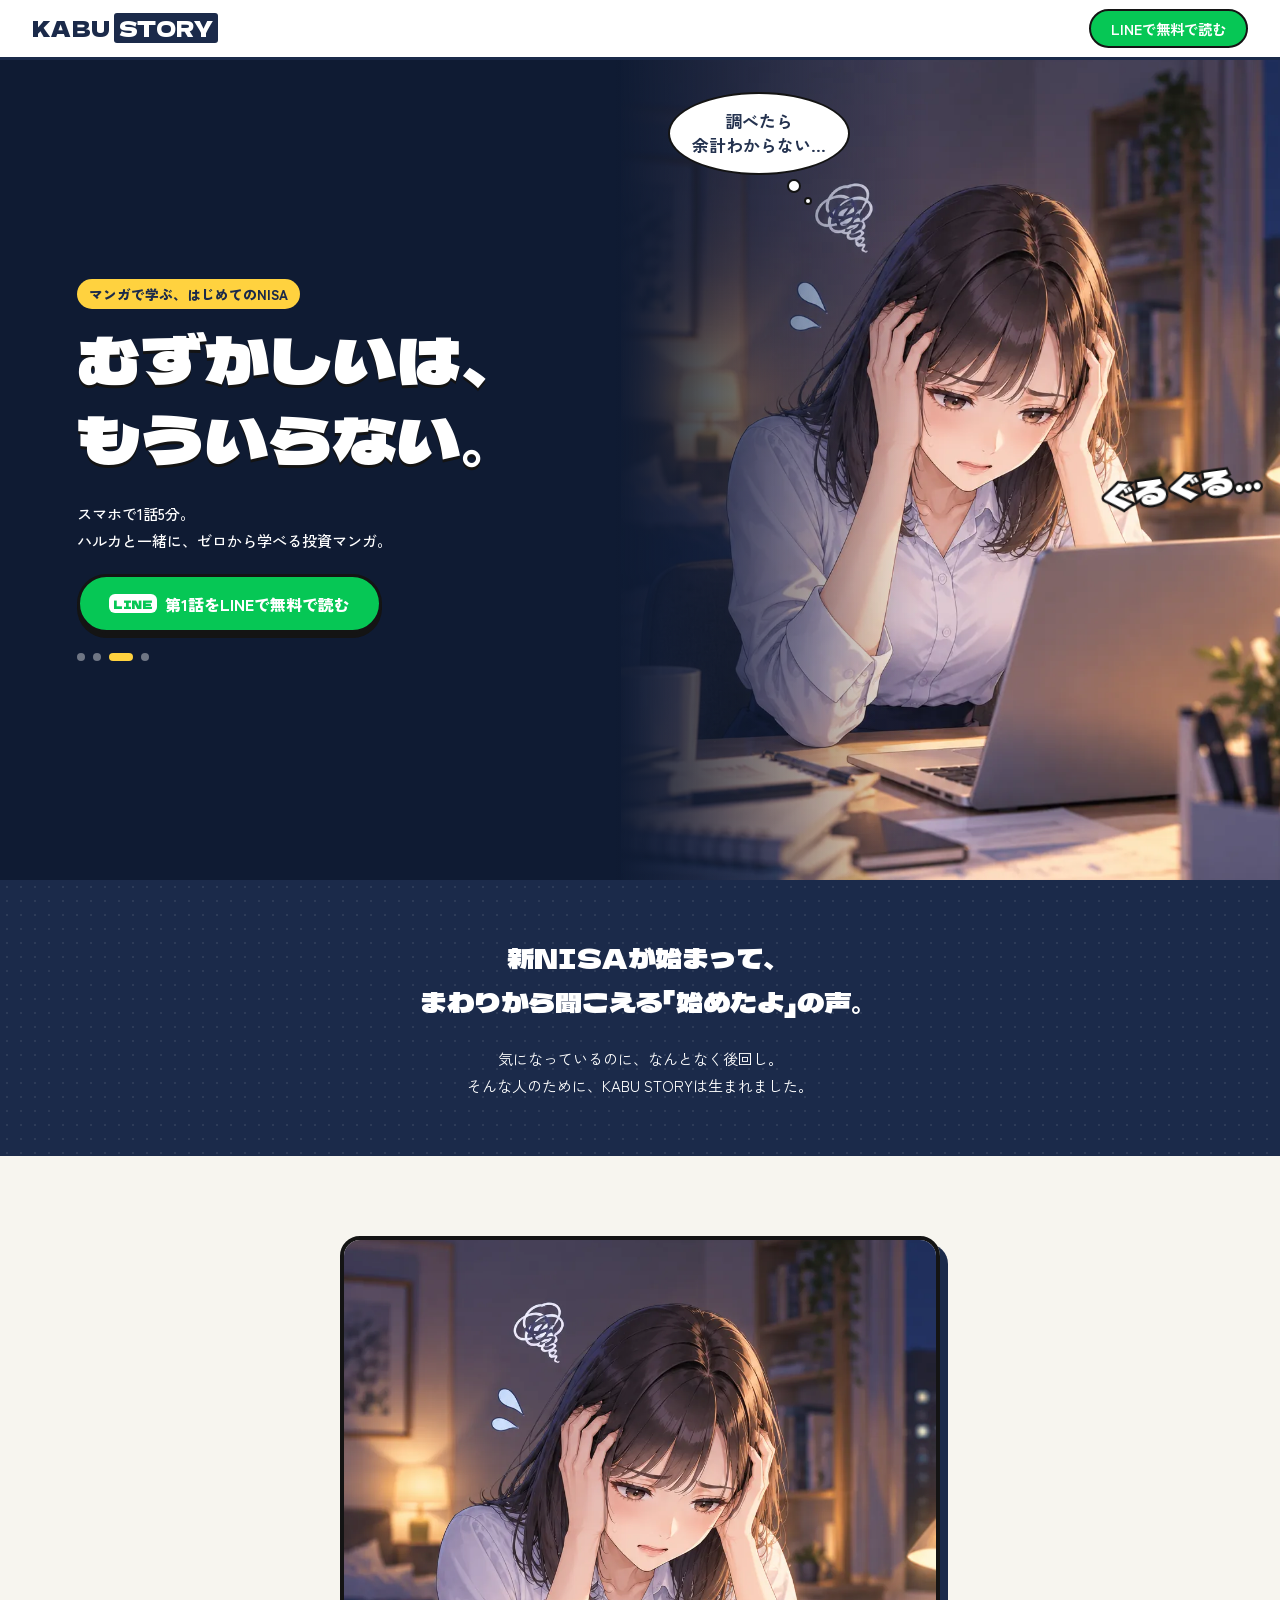
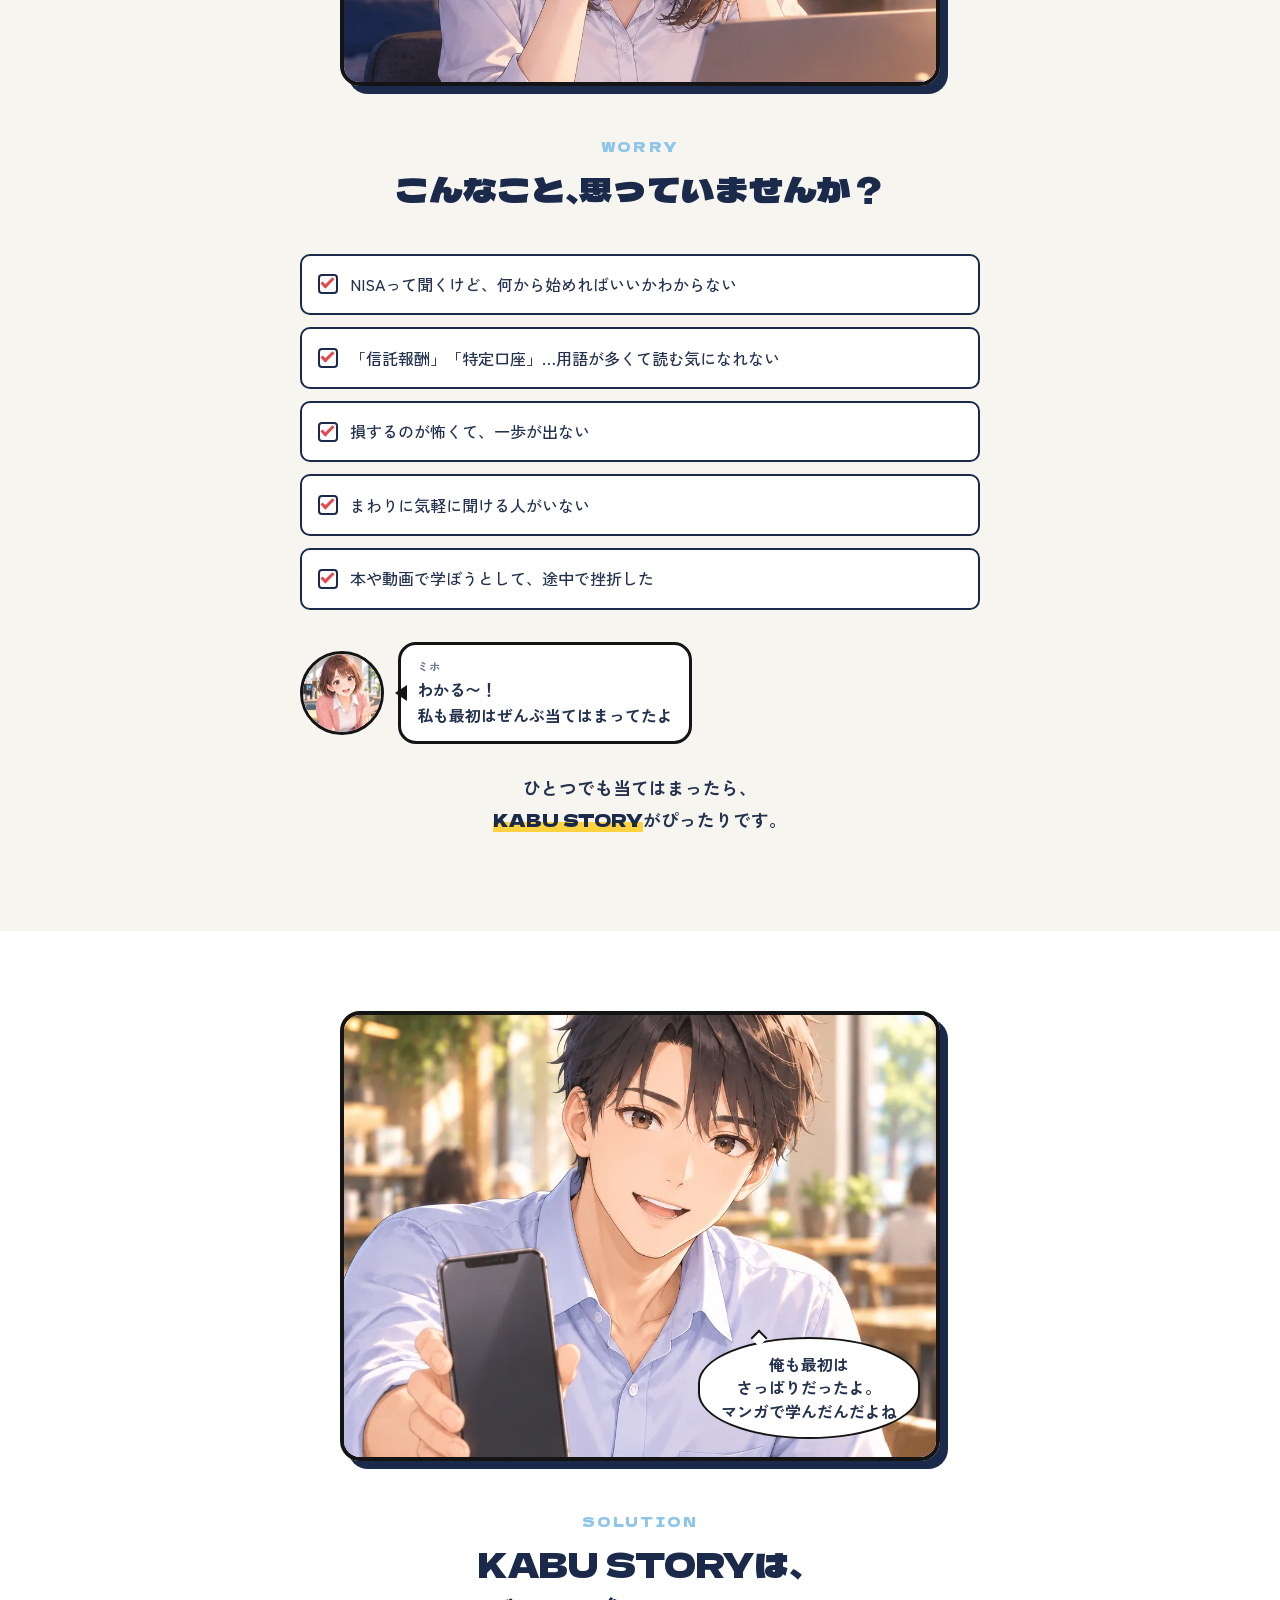
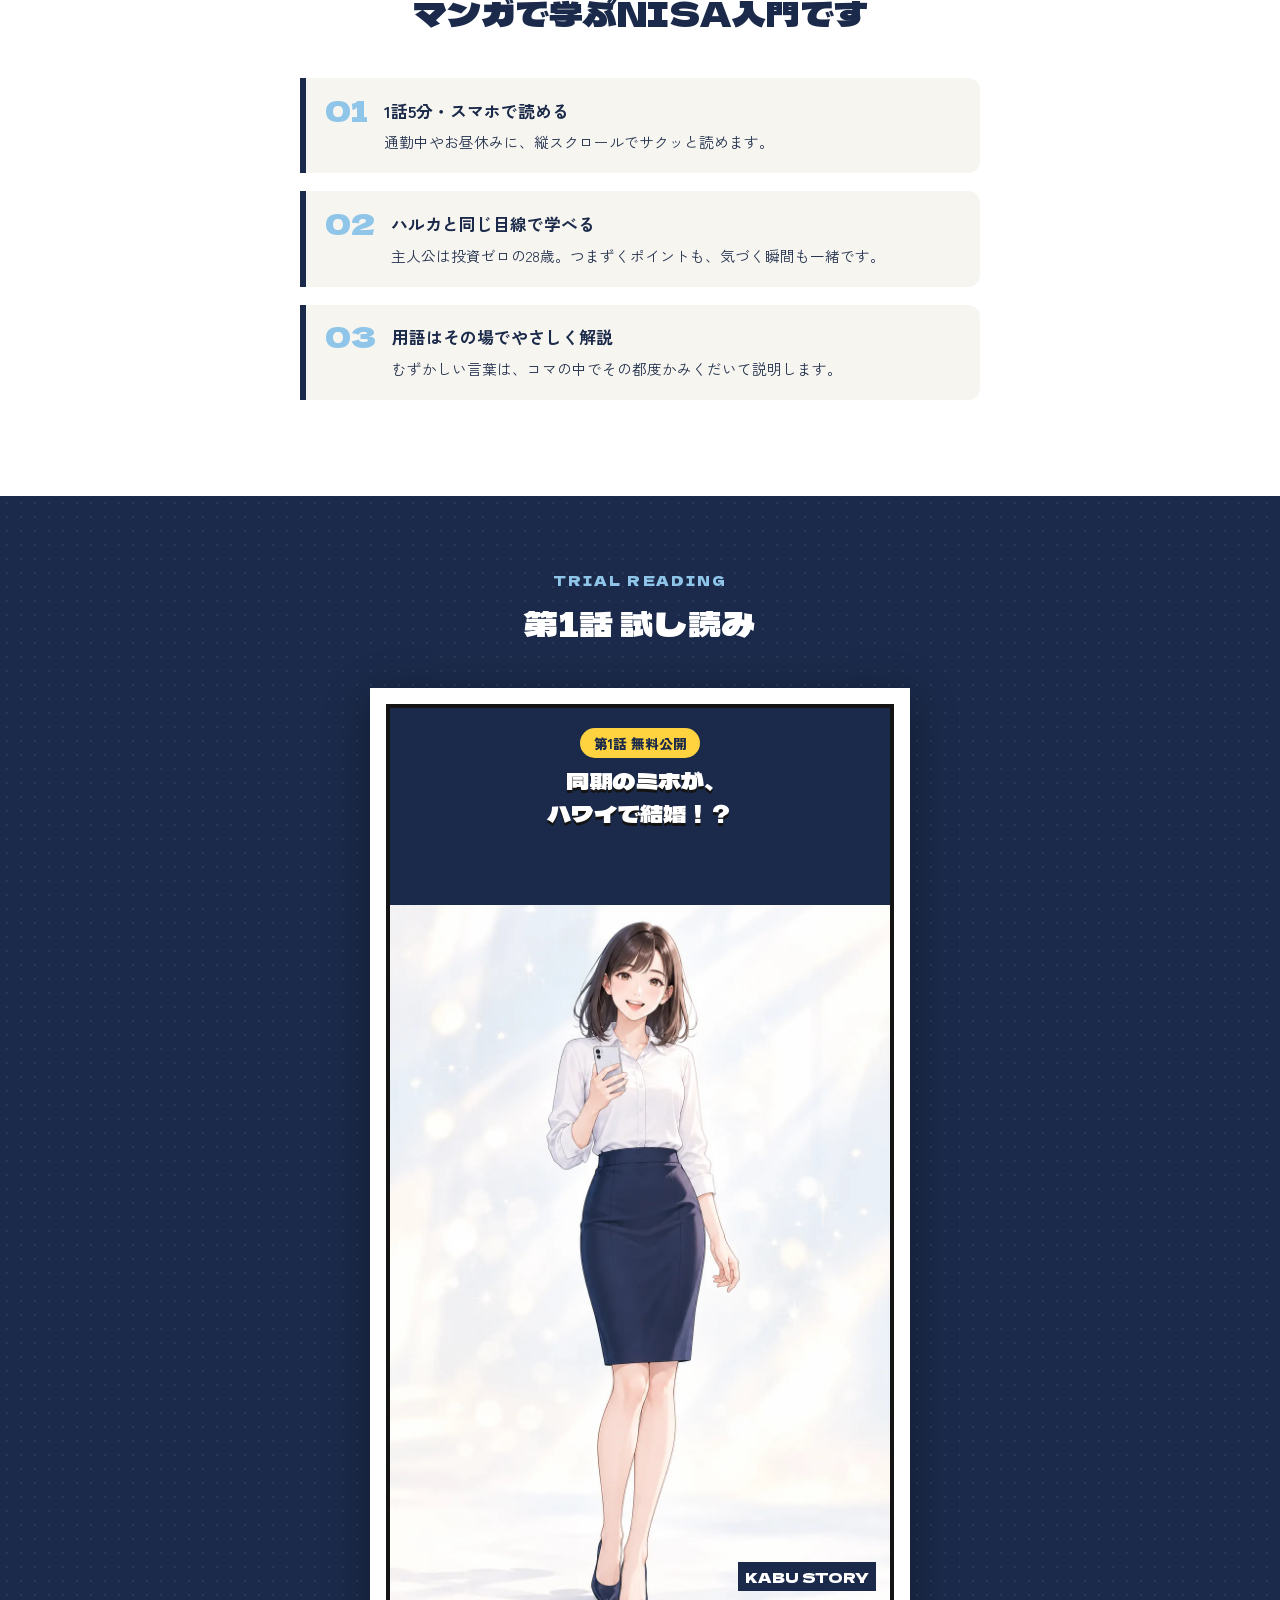
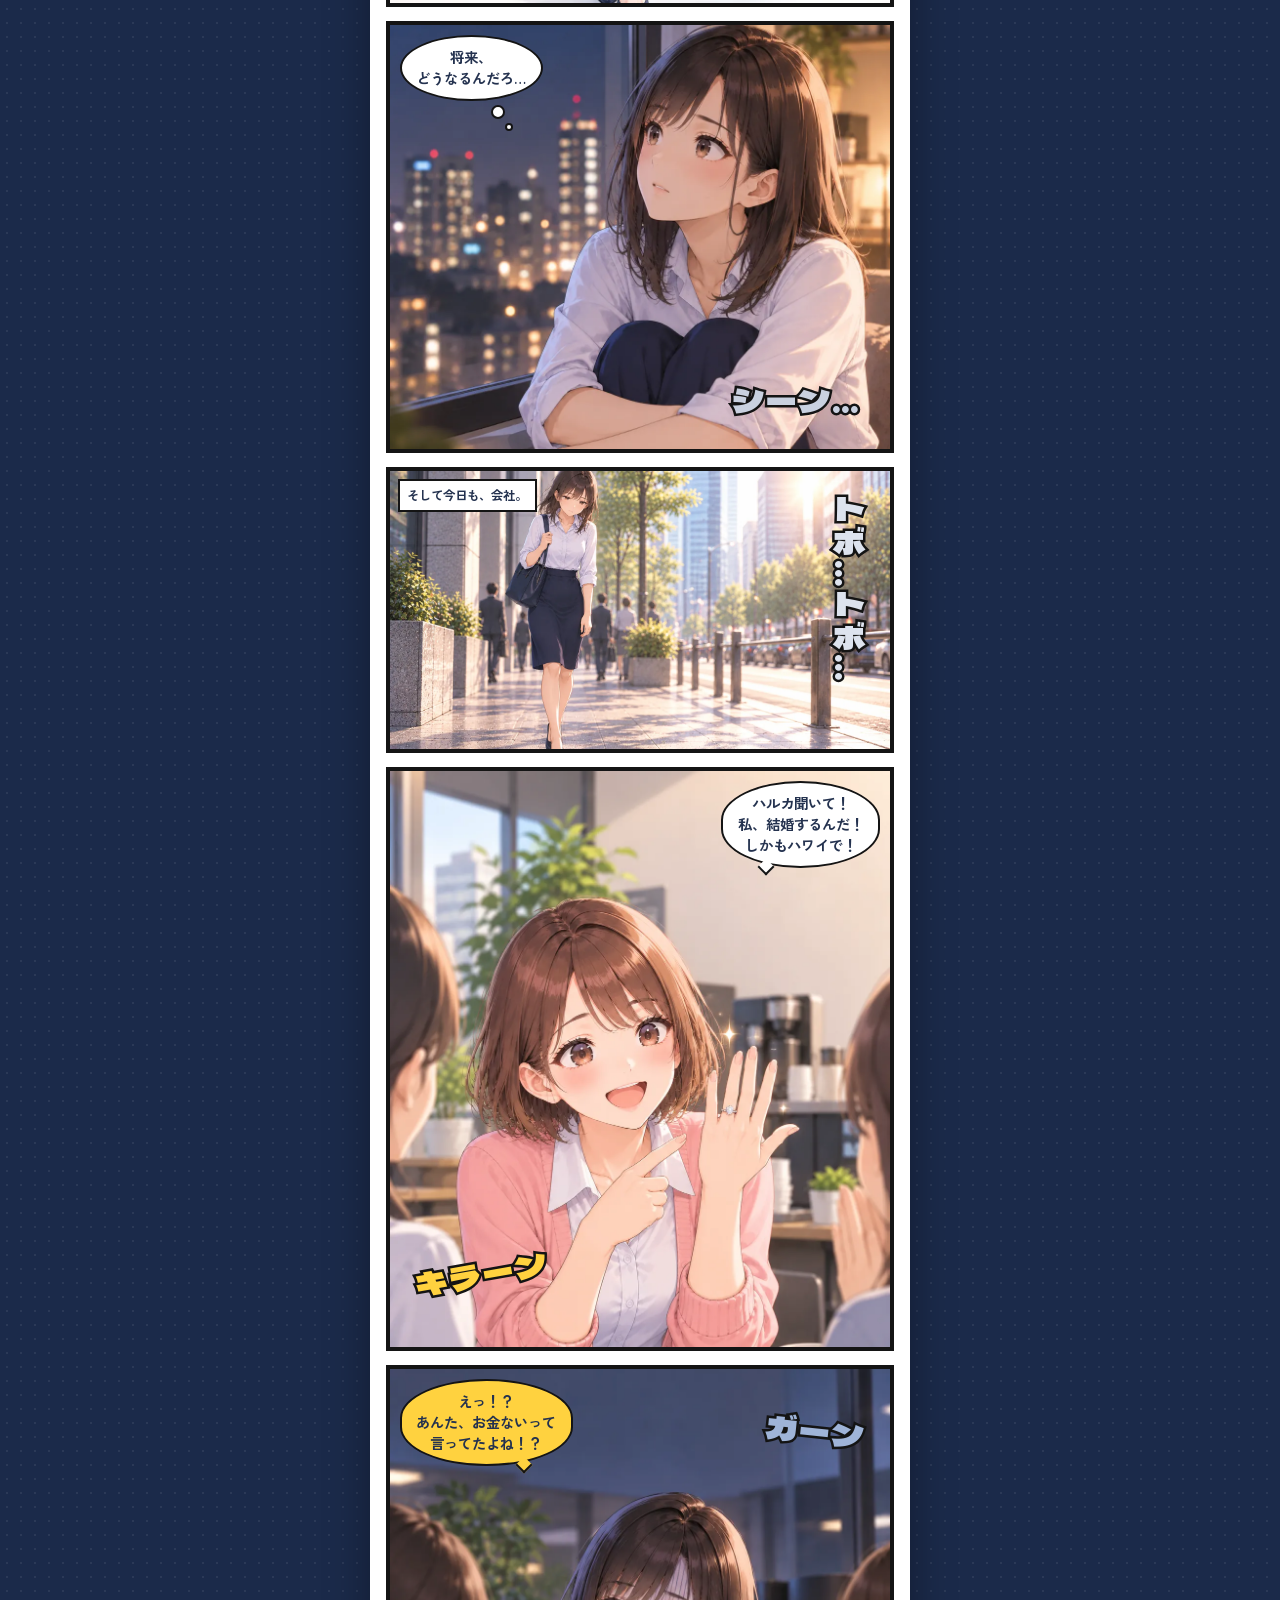
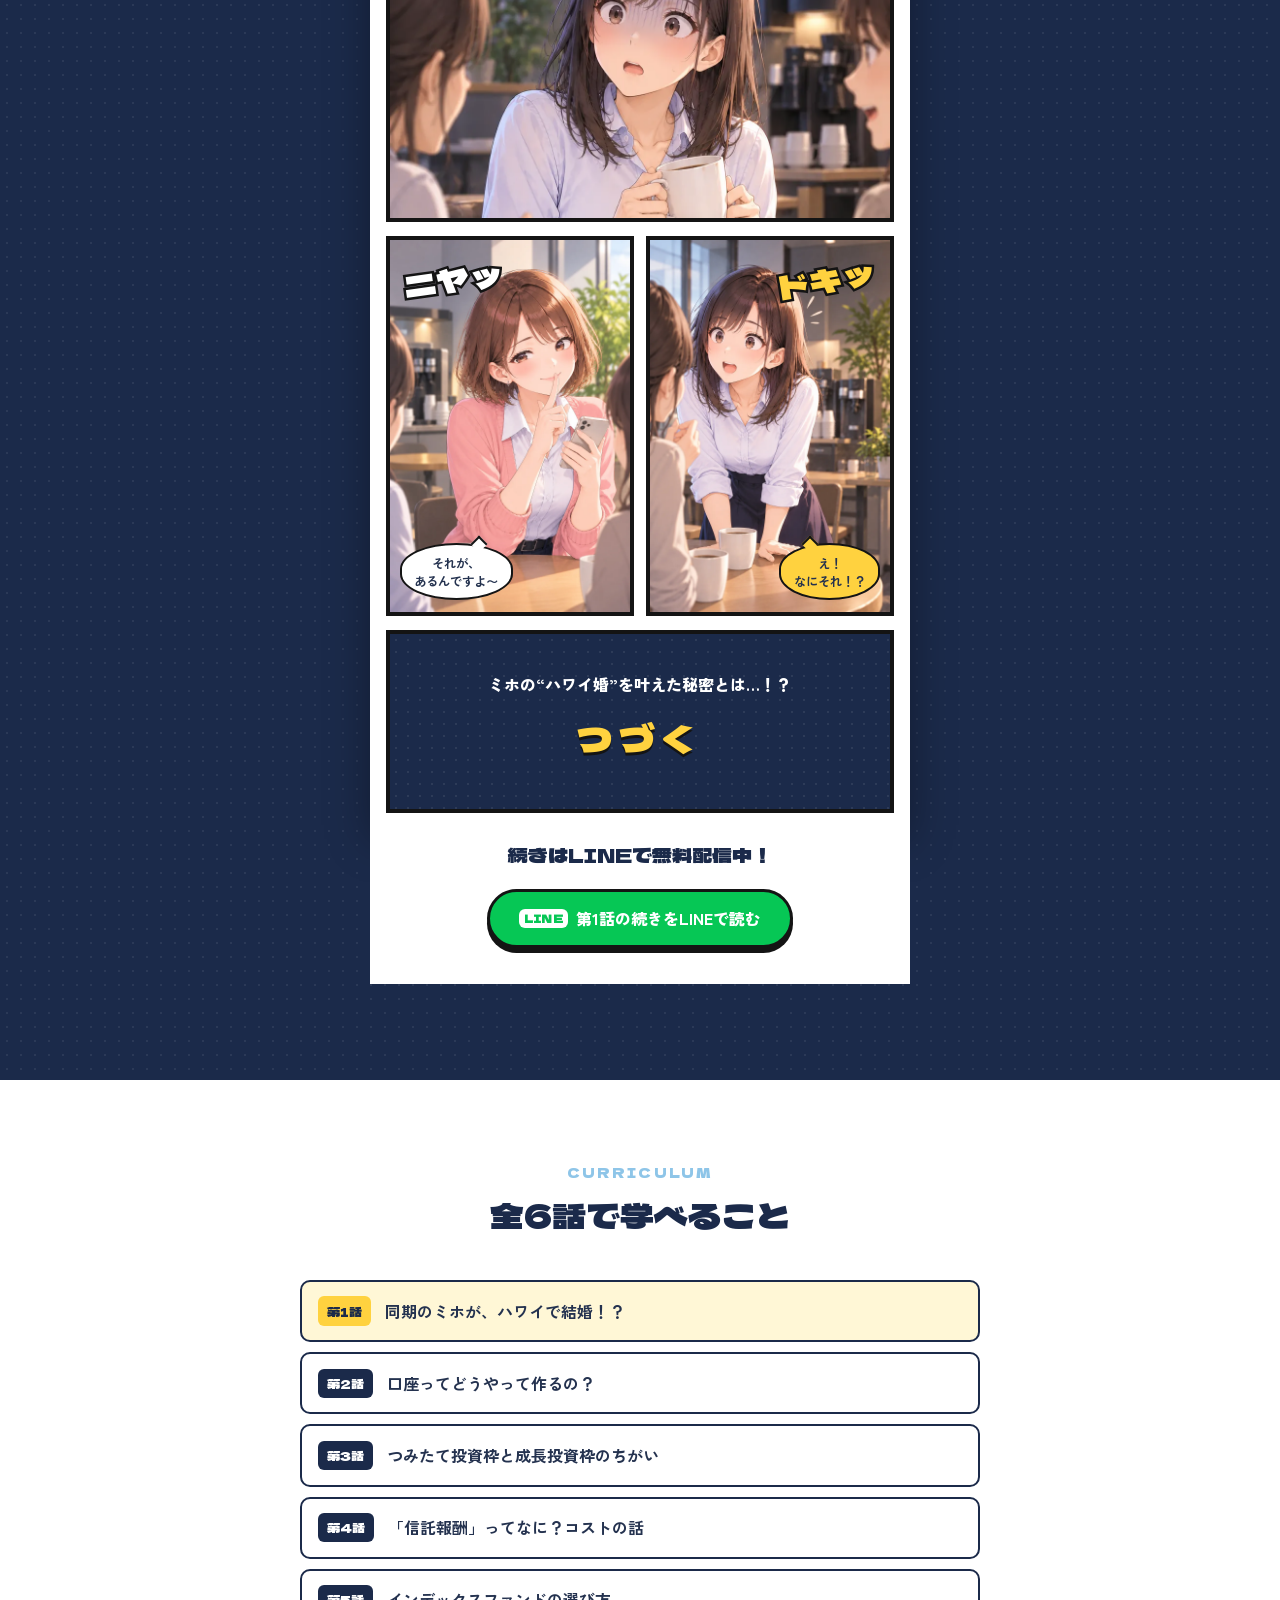
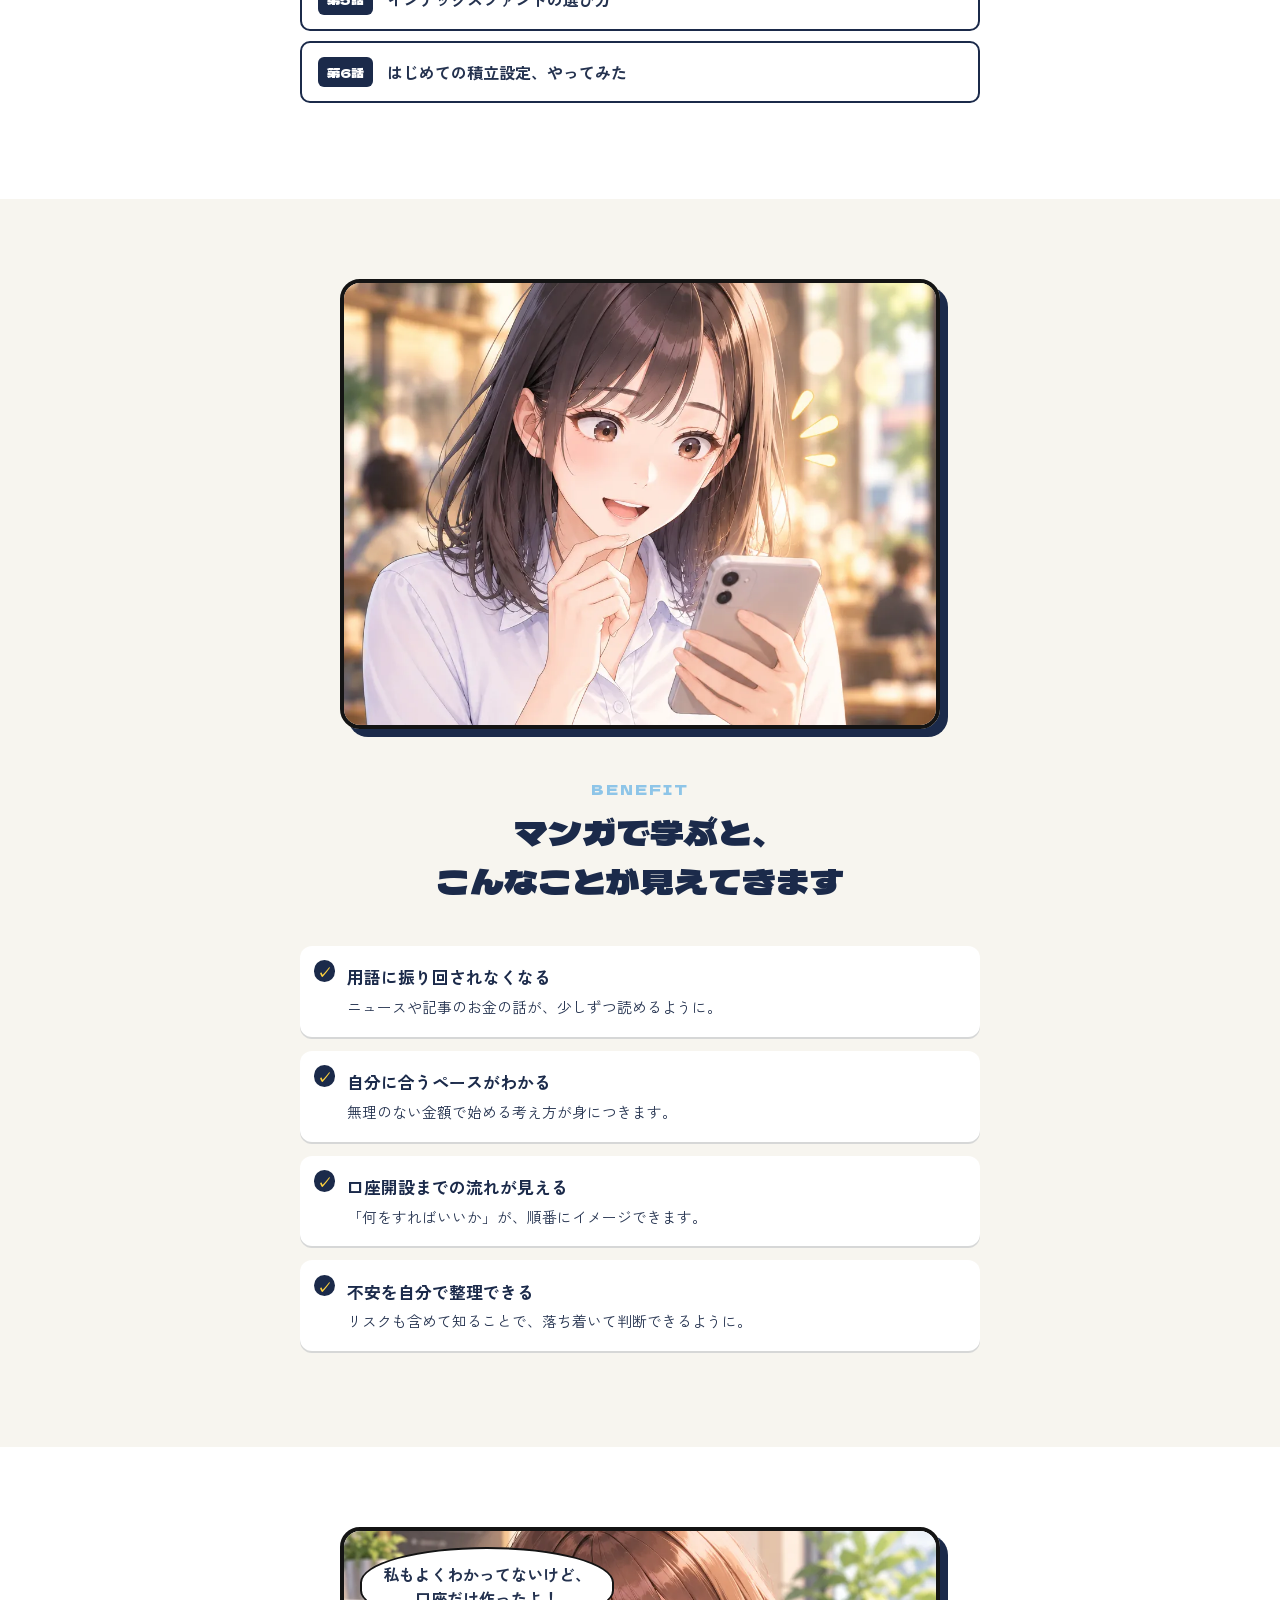
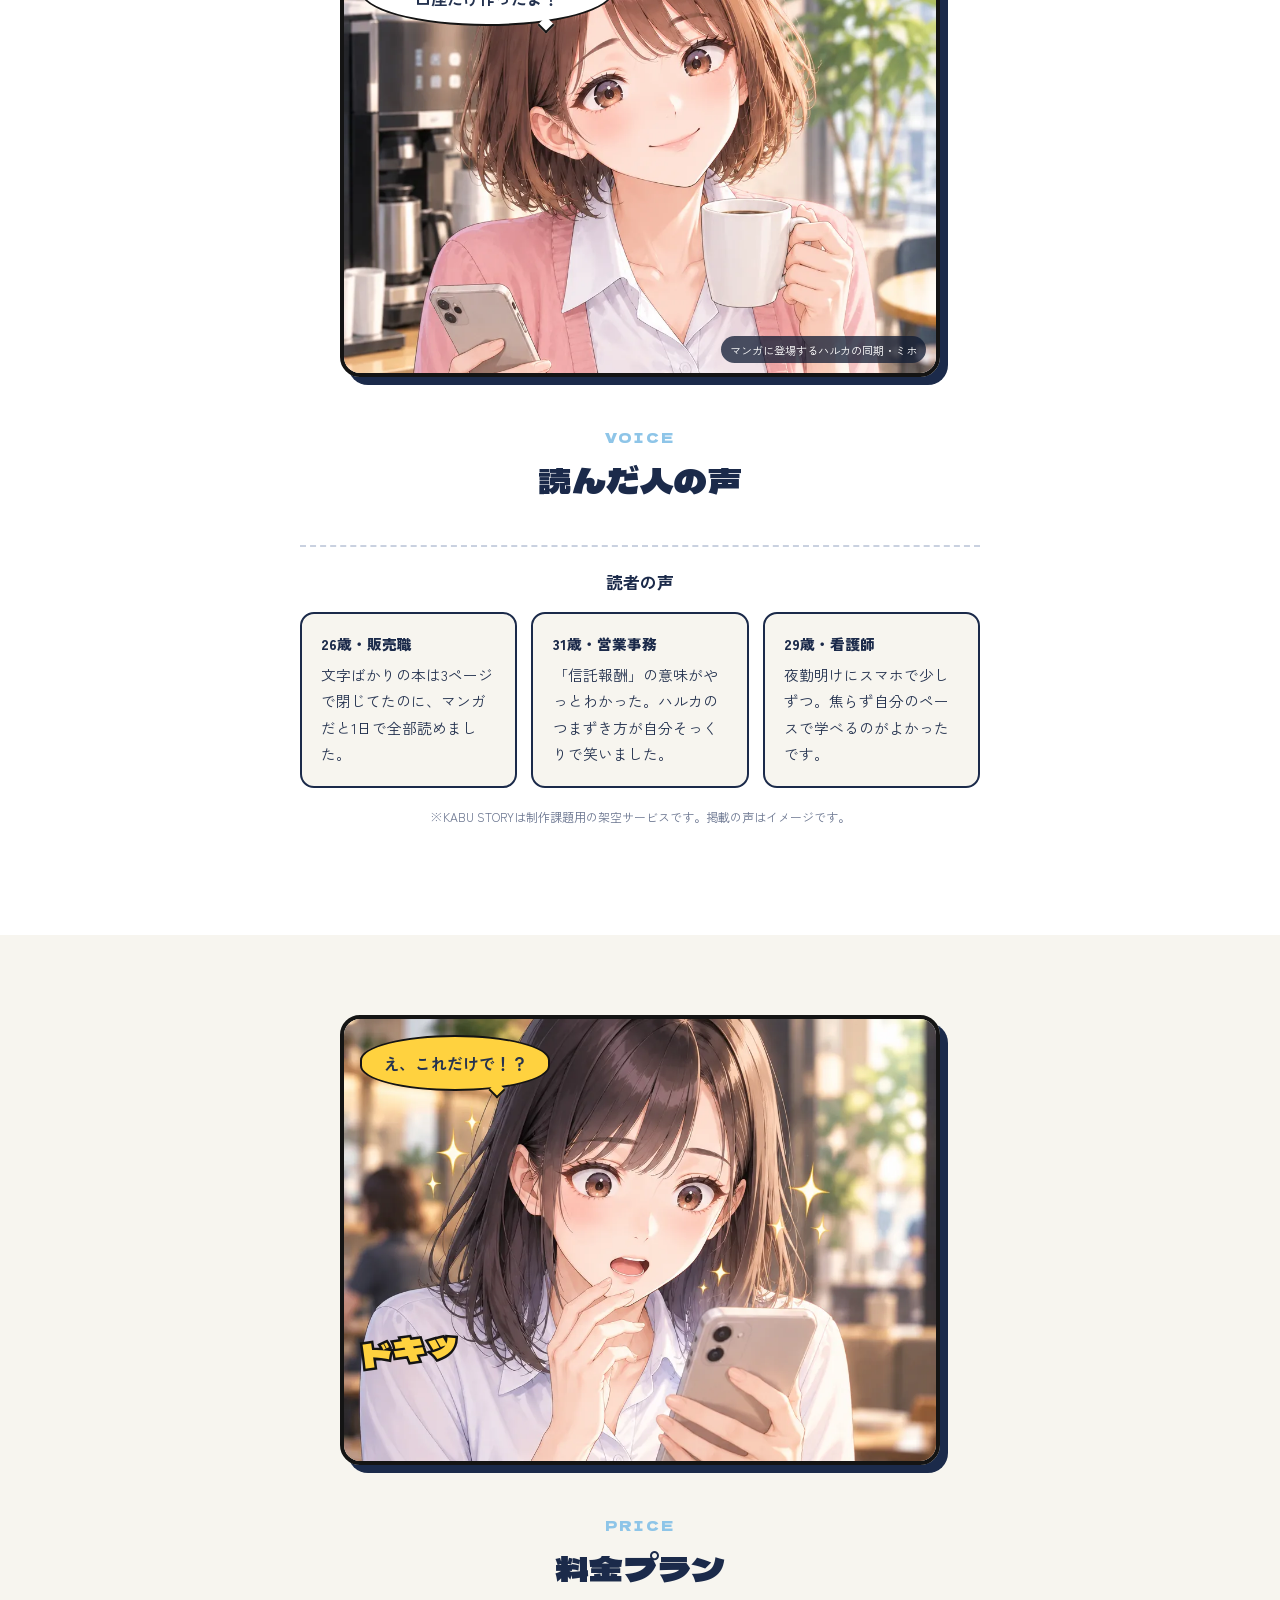
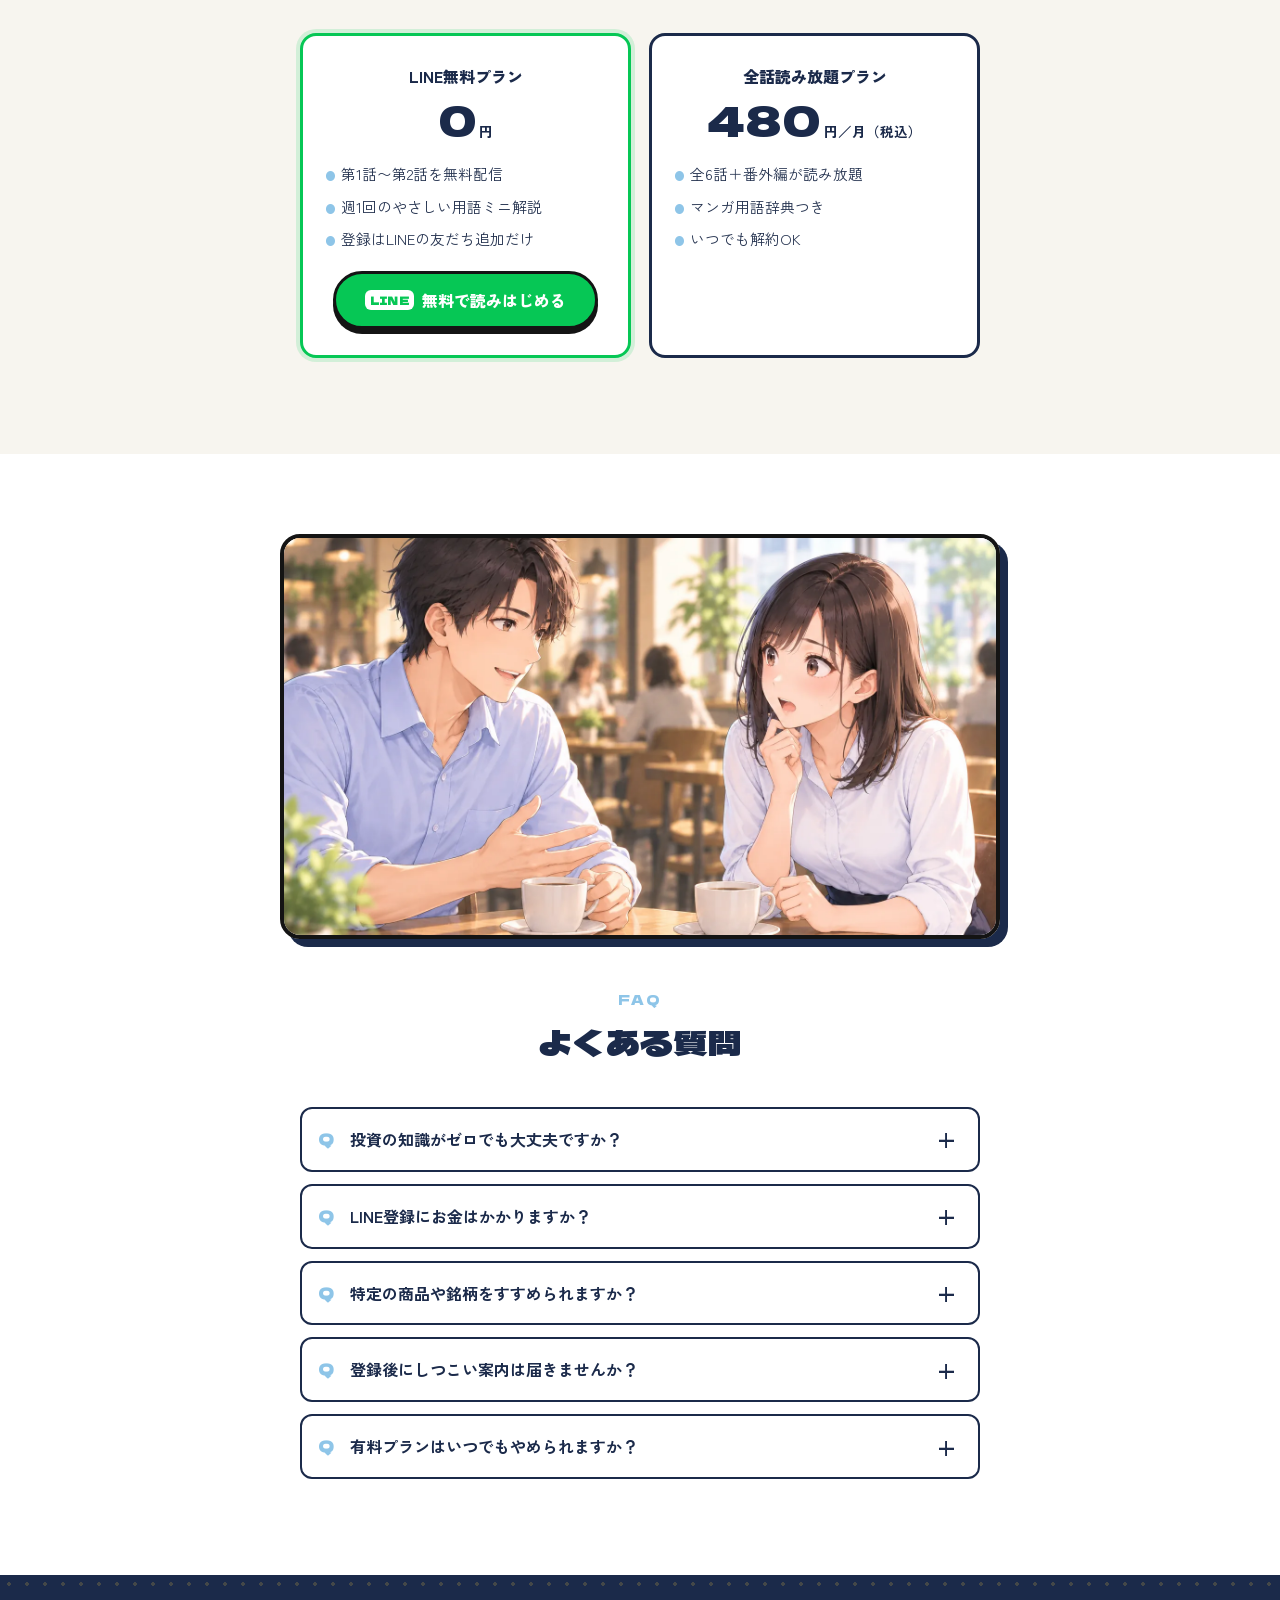
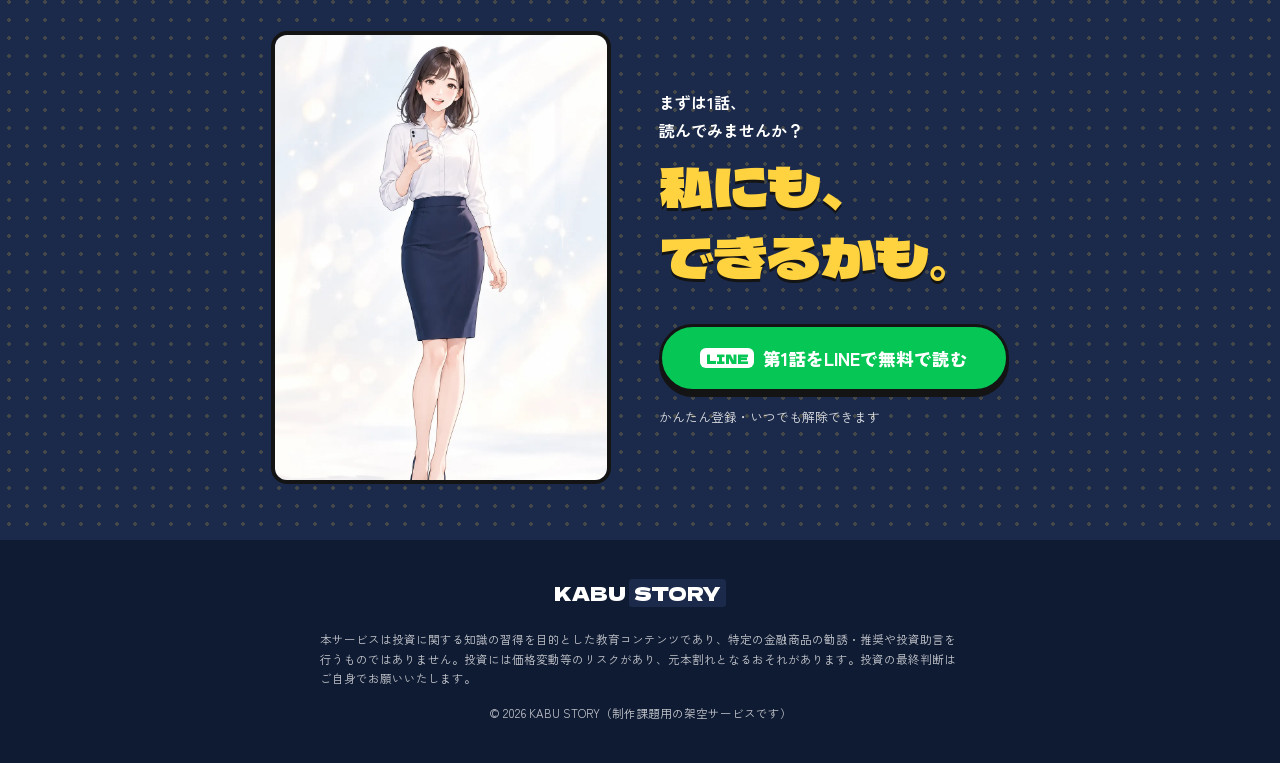
<file: index.html>
<!DOCTYPE html>
<html lang="ja">
<head>
<meta charset="UTF-8">
<meta name="viewport" content="width=device-width, initial-scale=1.0">
<title>KABU STORY｜マンガで学ぶ、はじめてのNISA</title>
<meta name="description" content="むずかしいは、もういらない。28歳・事務職のハルカと一緒に、スマホで1話5分。マンガでNISAの基本が学べるKABU STORY。第1話をLINEで無料配信中。">
<link rel="canonical" href="https://kiebu119.github.io/kabu-story-lp/">
<meta name="theme-color" content="#1B2A4A">

<!-- ファビコン -->
<link rel="icon" href="favicon.ico" sizes="any">
<link rel="icon" type="image/png" sizes="192x192" href="img/icon-192.png">
<link rel="apple-touch-icon" href="apple-touch-icon.png">

<!-- OGP（SNSでシェアされたときの表示） -->
<meta property="og:type" content="website">
<meta property="og:site_name" content="KABU STORY">
<meta property="og:title" content="KABU STORY｜マンガで学ぶ、はじめてのNISA">
<meta property="og:description" content="むずかしいは、もういらない。スマホで1話5分、マンガでNISAの基本が学べる。第1話をLINEで無料配信中。">
<meta property="og:url" content="https://kiebu119.github.io/kabu-story-lp/">
<meta property="og:image" content="https://kiebu119.github.io/kabu-story-lp/ogp.jpg">
<meta property="og:image:width" content="1200">
<meta property="og:image:height" content="630">
<meta property="og:locale" content="ja_JP">
<meta name="twitter:card" content="summary_large_image">

<!-- 最初に表示されるFV画像を先に読み込む -->
<link rel="preload" as="image" href="img/f1.webp" fetchpriority="high">

<link rel="preconnect" href="https://fonts.googleapis.com">
<link rel="preconnect" href="https://fonts.gstatic.com" crossorigin>
<link href="https://fonts.googleapis.com/css2?family=Dela+Gothic+One&family=Zen+Kaku+Gothic+New:wght@400;500;700;900&display=swap" rel="stylesheet">
<link rel="stylesheet" href="style.css">
</head>
<body>

<!-- ===== Header ===== -->
<header class="header">
  <a href="#top" class="logo">KABU<span>STORY</span></a>
  <button class="header-cta js-open-form" type="button">LINEで無料で読む</button>
</header>

<main id="top">

<!-- ===== ① FV（紙芝居スライダー） ===== -->
<section class="fv">
  <div class="fv-slider">
    <figure class="fv-slide is-active">
      <img src="img/f1.webp" fetchpriority="high" alt="夜、窓辺で将来を不安に思うハルカ" width="1024" height="1536">
      <p class="bubble bubble--think fv-bubble">将来、<br>どうなるんだろ…</p>
    </figure>
    <figure class="fv-slide">
      <img src="img/h2.webp" alt="休憩室で同僚のミホに話しかけられるハルカ" width="1024" height="1536">
      <p class="bubble bubble--think fv-bubble">みんな始めてる…<br>私だけ乗り遅れてる？</p>
    </figure>
    <figure class="fv-slide">
      <img src="img/h3.webp" alt="金融用語に囲まれて頭を抱えるハルカ" width="1024" height="1536">
      <p class="bubble bubble--think fv-bubble">調べたら<br>余計わからない…</p>
      <span class="sfx sfx--fv">ぐるぐる…</span>
    </figure>
    <figure class="fv-slide">
      <img src="img/h6.webp" alt="スマホを持って笑顔のハルカ" width="1024" height="1536">
      <p class="bubble bubble--shout fv-bubble t-br">NISAって<br>わたしにもできるかも！</p>
      <span class="sfx sfx--fv sfx--pop">パァッ</span>
    </figure>
  </div>
  <div class="fv-overlay"></div>
  <div class="fv-copy">
    <p class="fv-label">マンガで学ぶ、はじめてのNISA</p>
    <h1 class="fv-title">むずかしいは、<br>もういらない。</h1>
    <p class="fv-sub">スマホで1話5分。<br>ハルカと一緒に、ゼロから学べる投資マンガ。</p>
    <button class="btn-line js-open-form" type="button">第1話をLINEで無料で読む</button>
    <div class="fv-dots" aria-hidden="true"><span class="is-active"></span><span></span><span></span><span></span></div>
  </div>
</section>

<!-- ===== ② イントロ ===== -->
<section class="intro">
  <p class="intro-lead">新NISAが始まって、<br>まわりから聞こえる<br class="sp">「始めたよ」の声。</p>
  <p class="intro-text">気になっているのに、なんとなく後回し。<br>そんな人のために、KABU STORYは生まれました。</p>
</section>

<!-- ===== ③ 悩み共感 ===== -->
<section class="section worry" id="worry">
  <div class="section-img"><img loading="lazy" src="img/h3.webp" alt="金融用語に囲まれて頭を抱えるハルカ" width="1024" height="1536"></div>
  <div class="container">
    <p class="section-en">WORRY</p>
    <h2 class="section-title">こんなこと、<br class="sp">思っていませんか？</h2>
    <ul class="checklist">
      <li>NISAって聞くけど、何から始めればいいかわからない</li>
      <li>「信託報酬」「特定口座」…用語が多くて読む気になれない</li>
      <li>損するのが怖くて、一歩が出ない</li>
      <li>まわりに気軽に聞ける人がいない</li>
      <li>本や動画で学ぼうとして、途中で挫折した</li>
    </ul>
    <div class="talk">
      <img loading="lazy" class="talk-face" src="img/m1.webp" alt="同僚のミホ" width="1024" height="1536">
      <p class="talk-bubble"><span class="talk-name">ミホ</span>わかる〜！<br>私も最初はぜんぶ当てはまってたよ</p>
    </div>
    <p class="worry-bridge">ひとつでも当てはまったら、<br><strong>KABU STORY</strong>がぴったりです。</p>
  </div>
</section>

<!-- ===== ④ 解決策 ===== -->
<section class="section solution" id="solution">
  <div class="section-img"><img loading="lazy" src="img/t1.webp" alt="スマホを差し出すタクミ" width="1024" height="1536"><p class="bubble img-bubble p-br t-tl">俺も最初は<br>さっぱりだったよ。<br>マンガで学んだんだよね</p></div>
  <div class="container">
    <p class="section-en">SOLUTION</p>
    <h2 class="section-title">KABU STORYは、<br>マンガで学ぶNISA入門です</h2>
    <ol class="points">
      <li><span class="points-num">01</span><div><h3>1話5分・スマホで読める</h3><p>通勤中やお昼休みに、縦スクロールでサクッと読めます。</p></div></li>
      <li><span class="points-num">02</span><div><h3>ハルカと同じ目線で学べる</h3><p>主人公は投資ゼロの28歳。つまずくポイントも、気づく瞬間も一緒です。</p></div></li>
      <li><span class="points-num">03</span><div><h3>用語はその場でやさしく解説</h3><p>むずかしい言葉は、コマの中でその都度かみくだいて説明します。</p></div></li>
    </ol>
  </div>
</section>

<!-- ===== ⑤ 試し読み（縦読みWebtoon） ===== -->
<section class="section trial" id="trial">
  <div class="container">
    <p class="section-en">TRIAL READING</p>
    <h2 class="section-title">第1話 試し読み</h2>
  </div>

  <div class="manga">
    <!-- A 扉絵 -->
    <div class="koma koma-a">
      <p class="koma-a-badge">第1話 無料公開</p>
      <p class="koma-a-title">同期のミホが、<br>ハワイで結婚！？</p>
      <img loading="lazy" src="img/h6.webp" alt="第1話 扉絵のハルカ" width="1024" height="1536">
      <p class="koma-a-logo">KABU STORY</p>
    </div>

    <!-- B 夜：将来不安 -->
    <div class="koma koma-n1">
      <img loading="lazy" src="img/f1.webp" alt="夜、窓辺でぼんやりするハルカ" width="1024" height="1536">
      <p class="bubble bubble--think p-tl">将来、<br>どうなるんだろ…</p>
      <span class="sfx sfx--quiet" style="right:6%;bottom:8%">シーン…</span>
    </div>

    <!-- C 朝：出社 -->
    <div class="koma koma-n2">
      <img loading="lazy" src="img/c1.webp" alt="朝、会社へ向かうハルカ" width="1536" height="1024">
      <p class="mono mono--tl">そして今日も、会社。</p>
      <span class="sfx sfx--v" style="right:5%;top:8%">トボ…トボ…</span>
    </div>

    <!-- D ミホの結婚報告 -->
    <div class="koma koma-n3">
      <img loading="lazy" src="img/m3.webp" alt="指輪を見せて結婚を報告するミホ" width="1024" height="1536">
      <p class="bubble p-tr t-bl">ハルカ聞いて！<br>私、結婚するんだ！<br>しかもハワイで！</p>
      <span class="sfx sfx--pop" style="left:5%;bottom:10%">キラーン</span>
    </div>

    <!-- E ハルカ衝撃 -->
    <div class="koma koma-n4">
      <img loading="lazy" src="img/h7.webp" alt="驚いて固まるハルカ" width="1024" height="1536">
      <p class="bubble bubble--shout p-tl t-br">えっ！？<br>あんた、お金ないって<br>言ってたよね！？</p>
      <span class="sfx sfx--shock" style="right:5%;top:10%">ガーン</span>
    </div>

    <!-- F・G ミホの秘密 -->
    <div class="koma-row">
      <div class="koma koma-n5">
        <img loading="lazy" src="img/m4.webp" alt="意味ありげに笑うミホ" width="1024" height="1536">
        <p class="bubble p-bl t-tr">それが、<br>あるんですよ〜</p>
        <span class="sfx" style="left:6%;top:6%">ニヤッ</span>
      </div>
      <div class="koma koma-n5">
        <img loading="lazy" src="img/h8.webp" alt="身を乗り出すハルカ" width="1024" height="1536">
        <p class="bubble bubble--shout p-br t-tl">え！<br>なにそれ！？</p>
        <span class="sfx sfx--pop" style="right:6%;top:6%">ドキッ</span>
      </div>
    </div>

    <!-- 引き -->
    <div class="koma koma-cliff">
      <p class="cliff-small">ミホの“ハワイ婚”を叶えた秘密とは…！？</p>
      <p class="cliff-big">つづく</p>
    </div>
  </div>

  <div class="trial-cta">
    <p class="trial-cta-text">続きはLINEで無料配信中！</p>
    <button class="btn-line js-open-form" type="button">第1話の続きをLINEで読む</button>
  </div>
</section>

<!-- ===== ⑥ 学べる内容 ===== -->
<section class="section curriculum" id="curriculum">
  <div class="container">
    <p class="section-en">CURRICULUM</p>
    <h2 class="section-title">全6話で学べること</h2>
    <ol class="episodes">
      <li><span>第1話</span>同期のミホが、ハワイで結婚！？</li>
      <li><span>第2話</span>口座ってどうやって作るの？</li>
      <li><span>第3話</span>つみたて投資枠と成長投資枠のちがい</li>
      <li><span>第4話</span>「信託報酬」ってなに？コストの話</li>
      <li><span>第5話</span>インデックスファンドの選び方</li>
      <li><span>第6話</span>はじめての積立設定、やってみた</li>
    </ol>
  </div>
</section>

<!-- ===== ⑦ ベネフィット ===== -->
<section class="section benefit" id="benefit">
  <div class="section-img"><img loading="lazy" src="img/h5.webp" alt="納得した表情のハルカ" width="1024" height="1536"></div>
  <div class="container">
    <p class="section-en">BENEFIT</p>
    <h2 class="section-title">マンガで学ぶと、<br>こんなことが見えてきます</h2>
    <ul class="benefits">
      <li><strong>用語に振り回されなくなる</strong>ニュースや記事のお金の話が、少しずつ読めるように。</li>
      <li><strong>自分に合うペースがわかる</strong>無理のない金額で始める考え方が身につきます。</li>
      <li><strong>口座開設までの流れが見える</strong>「何をすればいいか」が、順番にイメージできます。</li>
      <li><strong>不安を自分で整理できる</strong>リスクも含めて知ることで、落ち着いて判断できるように。</li>
    </ul>
  </div>
</section>

<!-- ===== ⑧ 受講生の声 ===== -->
<section class="section voice" id="voice">
  <div class="section-img"><img loading="lazy" src="img/m2.webp" alt="満足そうに微笑むミホ" width="1024" height="1536"><p class="bubble img-bubble p-tl t-br">私もよくわかってないけど、<br>口座だけ作ったよ！</p><span class="img-label">マンガに登場するハルカの同期・ミホ</span></div>
  <div class="container">
    <p class="section-en">VOICE</p>
    <h2 class="section-title">読んだ人の声</h2>
    <h3 class="voices-title">読者の声</h3>
    <div class="voices">
      <article class="voice-card"><p class="voice-meta">26歳・販売職</p><p>文字ばかりの本は3ページで閉じてたのに、マンガだと1日で全部読めました。</p></article>
      <article class="voice-card"><p class="voice-meta">31歳・営業事務</p><p>「信託報酬」の意味がやっとわかった。ハルカのつまずき方が自分そっくりで笑いました。</p></article>
      <article class="voice-card"><p class="voice-meta">29歳・看護師</p><p>夜勤明けにスマホで少しずつ。焦らず自分のペースで学べるのがよかったです。</p></article>
    </div>
    <p class="note">※KABU STORYは制作課題用の架空サービスです。掲載の声はイメージです。</p>
  </div>
</section>

<!-- ===== ⑨ 料金 ===== -->
<section class="section price" id="price">
  <div class="section-img"><img loading="lazy" src="img/h4.webp" alt="驚いた表情のハルカ" width="1024" height="1536"><p class="bubble bubble--shout img-bubble p-tl t-br">え、これだけで！？</p><span class="sfx sfx--img">ドキッ</span></div>
  <div class="container">
    <p class="section-en">PRICE</p>
    <h2 class="section-title">料金プラン</h2>
    <div class="plans">
      <div class="plan plan--free">
        <p class="plan-name">LINE無料プラン</p>
        <p class="plan-price">0<span>円</span></p>
        <ul><li>第1話〜第2話を無料配信</li><li>週1回のやさしい用語ミニ解説</li><li>登録はLINEの友だち追加だけ</li></ul>
        <button class="btn-line js-open-form" type="button">無料で読みはじめる</button>
      </div>
      <div class="plan">
        <p class="plan-name">全話読み放題プラン</p>
        <p class="plan-price">480<span>円／月（税込）</span></p>
        <ul><li>全6話＋番外編が読み放題</li><li>マンガ用語辞典つき</li><li>いつでも解約OK</li></ul>
      </div>
    </div>
  </div>
</section>

<!-- ===== ⑩ FAQ ===== -->
<section class="section faq" id="faq">
  <div class="section-img section-img--wide"><img loading="lazy" src="img/2s1.webp" alt="カフェで話すタクミとハルカ" width="1536" height="1024"></div>
  <div class="container">
    <p class="section-en">FAQ</p>
    <h2 class="section-title">よくある質問</h2>
    <div class="faq-list">
      <details class="faq-item"><summary>投資の知識がゼロでも大丈夫ですか？</summary><p>はい。主人公のハルカも知識ゼロからのスタートです。専門用語はコマの中でその都度解説するので、前提知識は必要ありません。</p></details>
      <details class="faq-item"><summary>LINE登録にお金はかかりますか？</summary><p>無料です。第1話〜第2話はLINEの友だち追加だけで読めます。</p></details>
      <details class="faq-item"><summary>特定の商品や銘柄をすすめられますか？</summary><p>いいえ。KABU STORYは投資の考え方を学ぶための教育コンテンツで、特定の金融商品の勧誘や売買の助言は行いません。</p></details>
      <details class="faq-item"><summary>登録後にしつこい案内は届きませんか？</summary><p>配信はマンガの更新と週1回のミニ解説のみです。不要になったらいつでもブロック・解除できます。</p></details>
      <details class="faq-item"><summary>有料プランはいつでもやめられますか？</summary><p>はい。マイページからいつでも解約でき、次回の更新日以降は料金はかかりません。</p></details>
    </div>
  </div>
</section>

<!-- ===== ⑪ 最終CTA ===== -->
<section class="final-cta" id="cta">
  <div class="final-cta-inner">
    <img loading="lazy" src="img/h6.webp" alt="笑顔のハルカ" width="1024" height="1536">
    <div class="final-cta-copy">
      <p class="final-cta-lead">まずは1話、<br>読んでみませんか？</p>
      <h2 class="final-cta-title">私にも、<br>できるかも。</h2>
      <button class="btn-line btn-line--lg js-open-form" type="button">第1話をLINEで無料で読む</button>
      <p class="final-cta-note">かんたん登録・いつでも解除できます</p>
    </div>
  </div>
</section>

</main>

<footer class="footer">
  <p class="footer-logo">KABU<span>STORY</span></p>
  <p class="footer-disclaimer">本サービスは投資に関する知識の習得を目的とした教育コンテンツであり、特定の金融商品の勧誘・推奨や投資助言を行うものではありません。投資には価格変動等のリスクがあり、元本割れとなるおそれがあります。投資の最終判断はご自身でお願いいたします。</p>
  <p class="footer-copy">© 2026 KABU STORY（制作課題用の架空サービスです）</p>
</footer>

<!-- SP固定CTA -->
<div class="sticky-cta"><button class="btn-line js-open-form" type="button">第1話をLINEで無料で読む</button></div>

<!-- ===== 登録フォーム（モーダル） ===== -->
<div class="modal" id="modal" aria-hidden="true">
  <div class="modal-bg js-close-form"></div>
  <div class="modal-box" role="dialog" aria-modal="true" aria-labelledby="modal-title">
    <button class="modal-close js-close-form" type="button" aria-label="閉じる">×</button>

    <form class="modal-form" id="entry-form" novalidate>
      <p class="modal-label">第1話 無料配信</p>
      <h2 id="modal-title" class="modal-title">LINEで続きを受け取る</h2>
      <p class="modal-text">かんたんな登録のあと、LINEの友だち追加で第1話が届きます。</p>

      <label class="field">ニックネーム<span class="req">必須</span>
        <input type="text" id="f-name" autocomplete="nickname" placeholder="例）ハルカ">
        <span class="form-error" id="err-name"></span>
      </label>
      <label class="field">メールアドレス<span class="req">必須</span>
        <input type="email" id="f-email" autocomplete="email" placeholder="例）haruka@example.com">
        <span class="form-error" id="err-email"></span>
      </label>
      <label class="field">年代
        <select id="f-age">
          <option value="">選択してください</option>
          <option>10代</option><option>20代</option><option>30代</option><option>40代</option><option>50代以上</option>
        </select>
      </label>
      <fieldset class="field">
        <legend>投資の経験</legend>
        <label class="radio"><input type="radio" name="f-exp" value="はじめて" checked>はじめて</label>
        <label class="radio"><input type="radio" name="f-exp" value="少しある">少しある</label>
        <label class="radio"><input type="radio" name="f-exp" value="続けている">続けている</label>
      </fieldset>
      <label class="field">いま気になっていること<span class="opt">任意</span>
        <textarea id="f-worry" rows="3" placeholder="例）何から始めればいいかわからない"></textarea>
      </label>

      <button class="btn-line btn-submit" type="submit">登録してLINEへ進む</button>
      <p class="form-error form-error--center" id="err-submit"></p>
    </form>

    <div class="thanks" id="thanks" hidden>
      <p class="thanks-title">登録ありがとうございます！</p>
      <p class="thanks-text">下のボタンからLINEの友だち追加をすると、<br>第1話がすぐに届きます。</p>
      <a class="btn-line" href="#" target="_blank" rel="noopener">LINEで友だち追加する</a>
    </div>
  </div>
</div>

<script src="script.js"></script>
</body>
</html>
</file>
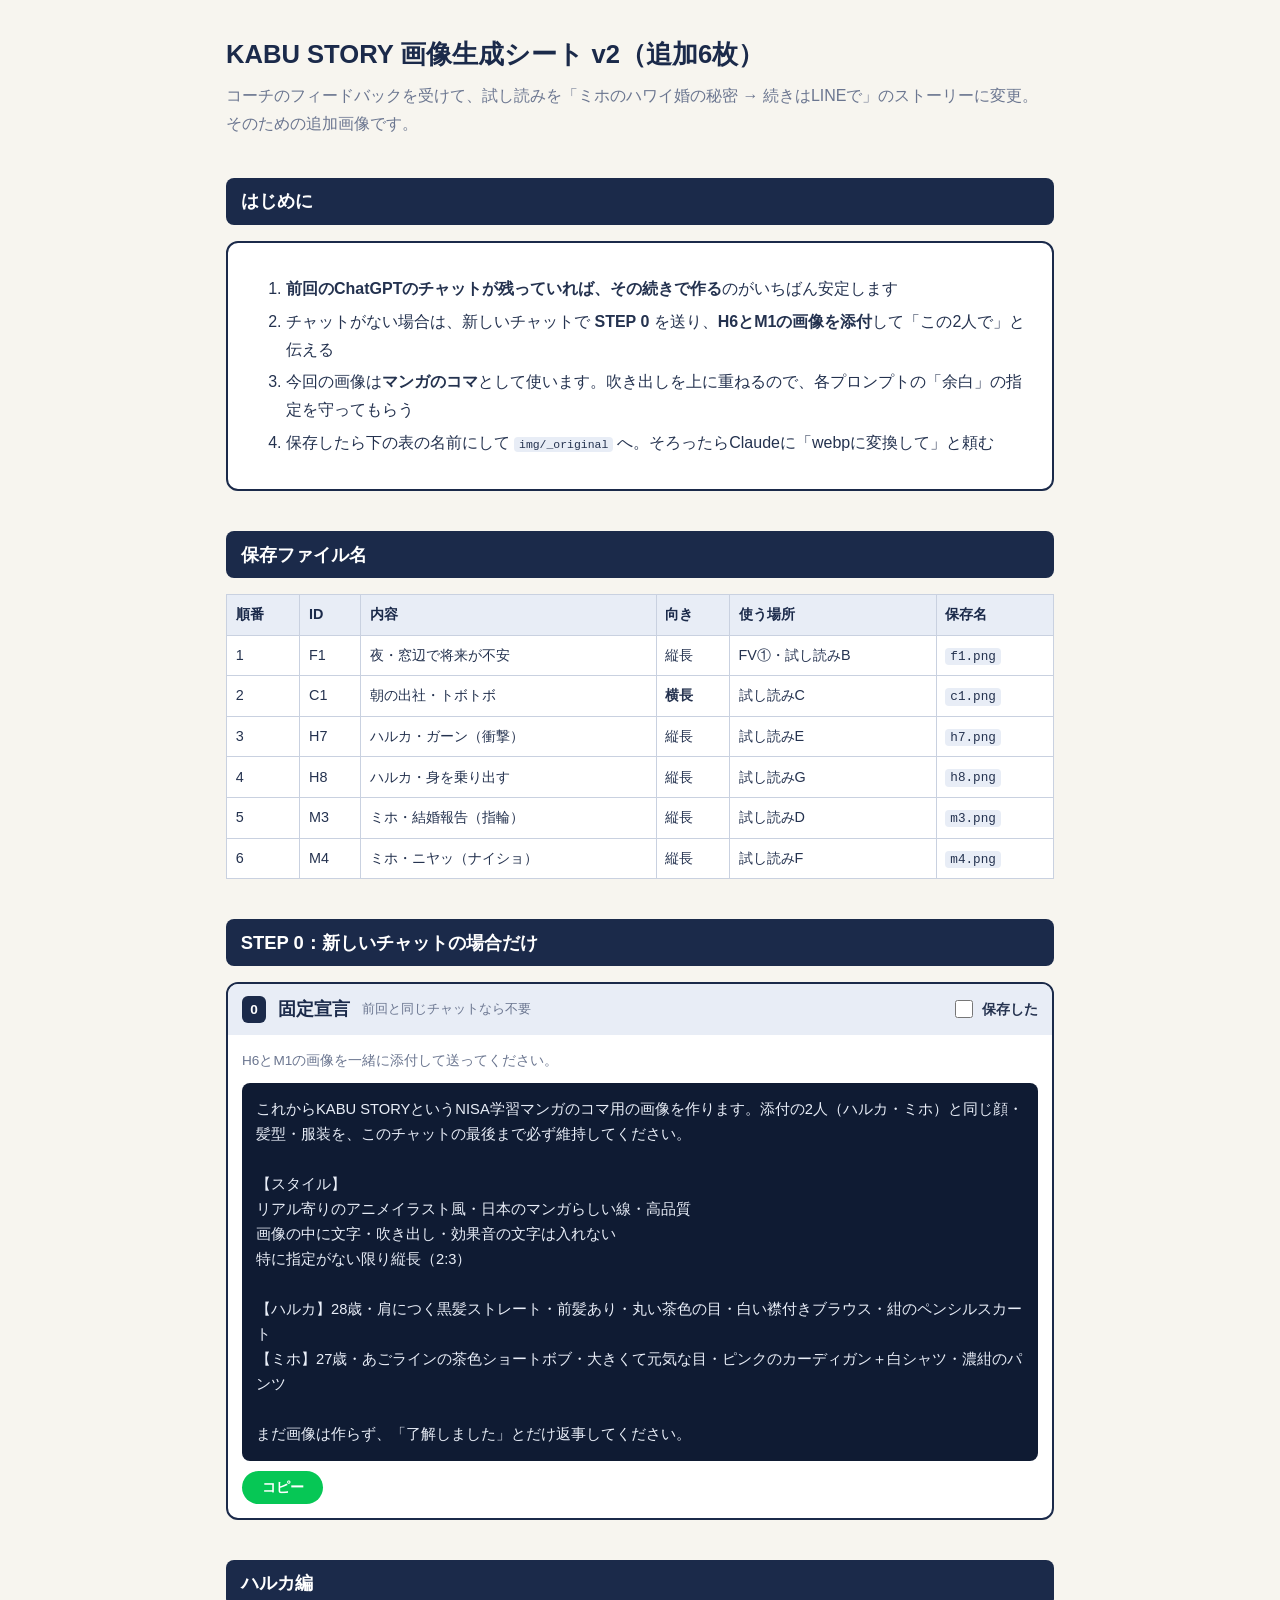
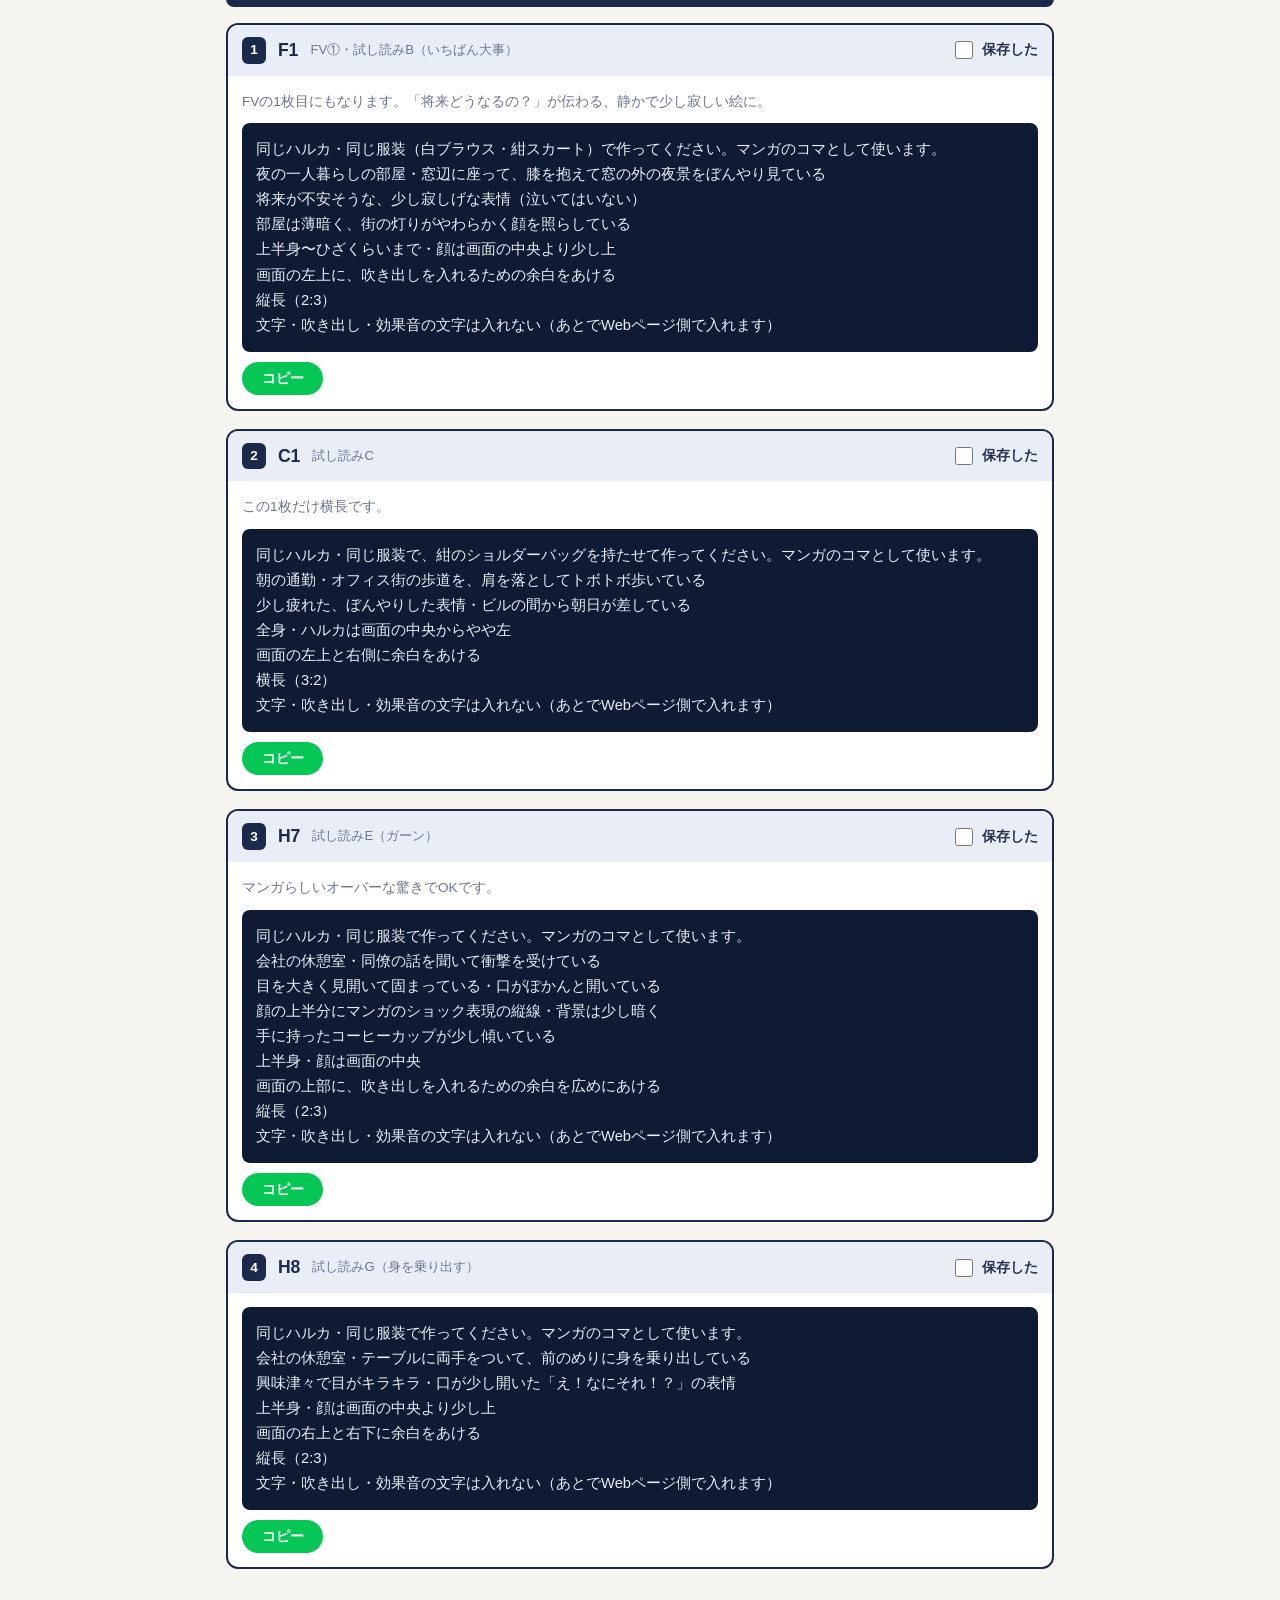
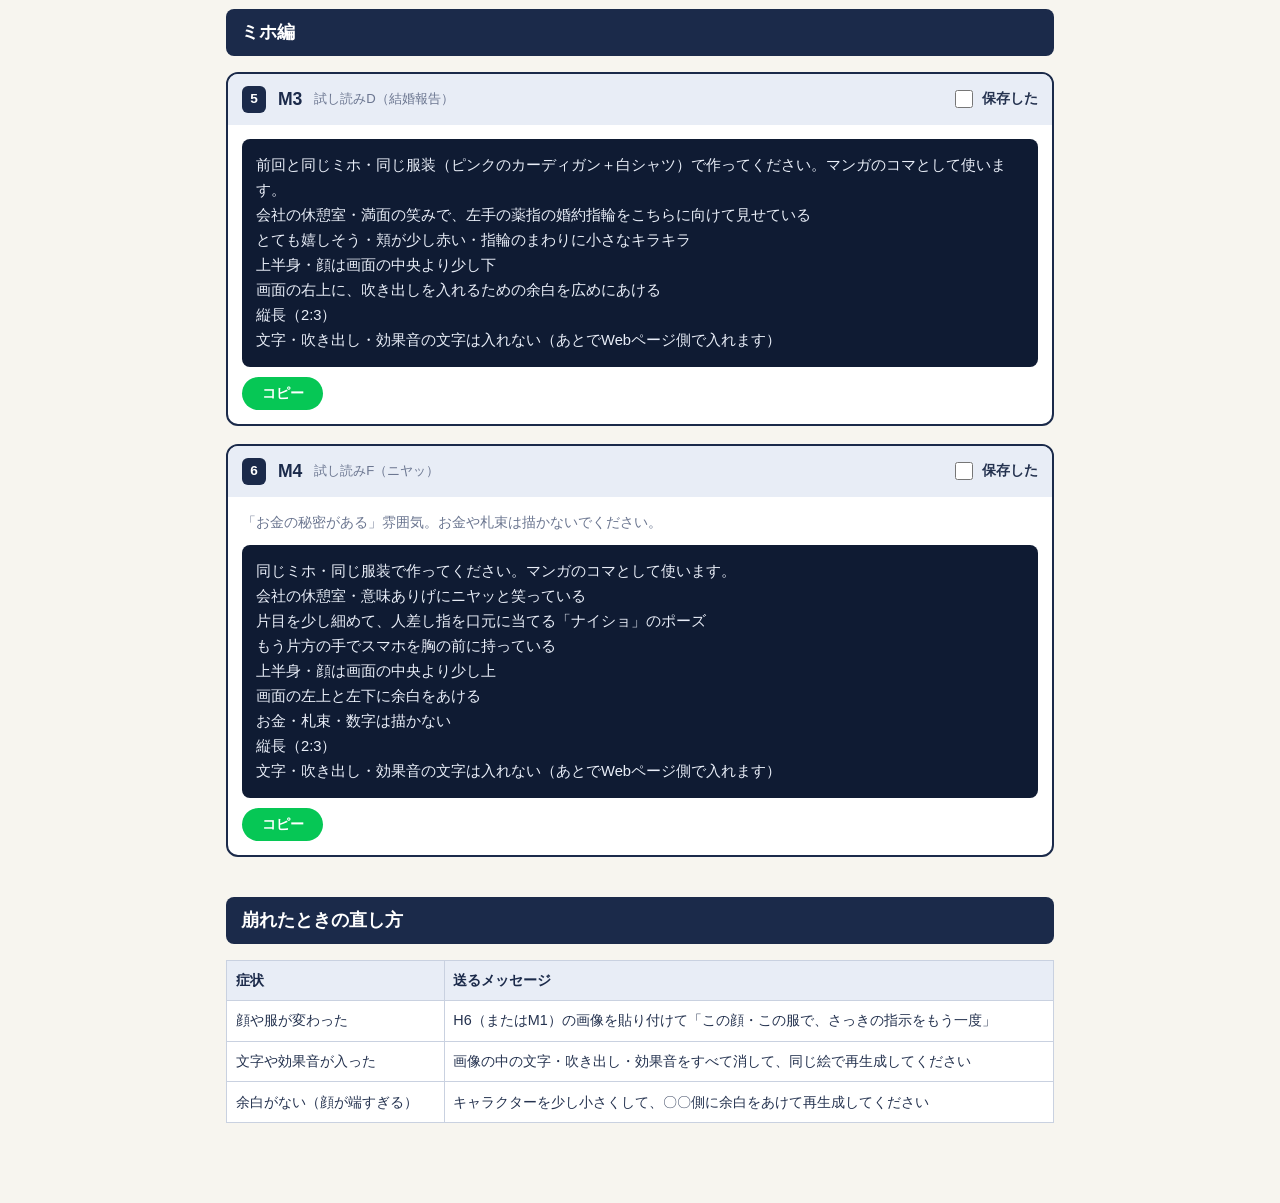
<file: KABU-STORY-prompts-v2.html>
<!DOCTYPE html>
<html lang="ja">
<head>
<meta charset="UTF-8">
<meta name="viewport" content="width=device-width, initial-scale=1.0">
<title>KABU STORY 画像生成シート v2（追加6枚）</title>
<style>
:root{--navy:#1B2A4A;--paper:#F7F5EF;--yellow:#FFD23F;--line:#06C755;--muted:#6B7690;--red:#E5484D}
*{box-sizing:border-box}
body{margin:0;font-family:"Hiragino Sans","Zen Kaku Gothic New",sans-serif;background:var(--paper);color:#24324F;line-height:1.75}
.wrap{max-width:860px;margin:0 auto;padding:32px 16px 80px}
h1{font-size:1.6rem;color:var(--navy);margin:0 0 .2em}
.sub{color:var(--muted);margin:0 0 28px}
h2{font-size:1.15rem;color:#fff;background:var(--navy);padding:.4em .8em;border-radius:8px;margin:40px 0 16px}
.box{background:#fff;border:2px solid var(--navy);border-radius:12px;padding:16px 18px;margin-bottom:14px}
.rules li{margin-bottom:.3em}
.warn{background:#FFF7D6;border-color:#E0B300}
table{width:100%;border-collapse:collapse;background:#fff;font-size:.9rem}
th,td{border:1px solid #C9D1E0;padding:.5em .6em;text-align:left;vertical-align:top}
th{background:#E8EDF6;color:var(--navy)}
.card{background:#fff;border:2px solid var(--navy);border-radius:12px;margin-bottom:18px;overflow:hidden}
.card-head{display:flex;align-items:center;gap:12px;padding:10px 14px;background:#E8EDF6;flex-wrap:wrap}
.step{font-weight:900;background:var(--navy);color:#fff;border-radius:6px;padding:.1em .6em;font-size:.85rem}
.id{font-weight:900;color:var(--navy);font-size:1.1rem}
.meta{font-size:.82rem;color:var(--muted)}
.check{margin-left:auto;display:flex;align-items:center;gap:6px;font-size:.85rem;font-weight:700;cursor:pointer}
.check input{width:18px;height:18px}
.card.done{opacity:.55}
.card-body{padding:14px}
.hint{font-size:.85rem;margin:0 0 10px;color:var(--muted)}
pre{white-space:pre-wrap;word-break:break-word;background:#0F1B33;color:#E9EEF8;padding:14px;border-radius:8px;margin:0;font-family:inherit;font-size:.92rem;line-height:1.7}
.copy{margin-top:10px;background:var(--line);color:#fff;border:none;border-radius:999px;padding:.5em 1.4em;font-weight:700;cursor:pointer;font-size:.88rem}
.copy.ok{background:var(--navy)}
code{background:#E8EDF6;padding:.1em .4em;border-radius:4px;font-size:.88em}
</style>
</head>
<body>
<div class="wrap">
<h1>KABU STORY 画像生成シート v2（追加6枚）</h1>
<p class="sub">コーチのフィードバックを受けて、試し読みを「ミホのハワイ婚の秘密 → 続きはLINEで」のストーリーに変更。そのための追加画像です。</p>

<h2>はじめに</h2>
<div class="box">
<ol class="rules">
  <li><strong>前回のChatGPTのチャットが残っていれば、その続きで作る</strong>のがいちばん安定します</li>
  <li>チャットがない場合は、新しいチャットで <strong>STEP 0</strong> を送り、<strong>H6とM1の画像を添付</strong>して「この2人で」と伝える</li>
  <li>今回の画像は<strong>マンガのコマ</strong>として使います。吹き出しを上に重ねるので、各プロンプトの「余白」の指定を守ってもらう</li>
  <li>保存したら下の表の名前にして <code>img/_original</code> へ。そろったらClaudeに「webpに変換して」と頼む</li>
</ol>
</div>

<h2>保存ファイル名</h2>
<table>
<tr><th>順番</th><th>ID</th><th>内容</th><th>向き</th><th>使う場所</th><th>保存名</th></tr>
<tr><td>1</td><td>F1</td><td>夜・窓辺で将来が不安</td><td>縦長</td><td>FV①・試し読みB</td><td><code>f1.png</code></td></tr>
<tr><td>2</td><td>C1</td><td>朝の出社・トボトボ</td><td><strong>横長</strong></td><td>試し読みC</td><td><code>c1.png</code></td></tr>
<tr><td>3</td><td>H7</td><td>ハルカ・ガーン（衝撃）</td><td>縦長</td><td>試し読みE</td><td><code>h7.png</code></td></tr>
<tr><td>4</td><td>H8</td><td>ハルカ・身を乗り出す</td><td>縦長</td><td>試し読みG</td><td><code>h8.png</code></td></tr>
<tr><td>5</td><td>M3</td><td>ミホ・結婚報告（指輪）</td><td>縦長</td><td>試し読みD</td><td><code>m3.png</code></td></tr>
<tr><td>6</td><td>M4</td><td>ミホ・ニヤッ（ナイショ）</td><td>縦長</td><td>試し読みF</td><td><code>m4.png</code></td></tr>
</table>

<h2>STEP 0：新しいチャットの場合だけ</h2>
<div class="card"><div class="card-head"><span class="step">0</span><span class="id">固定宣言</span><span class="meta">前回と同じチャットなら不要</span><label class="check"><input type="checkbox">保存した</label></div>
<div class="card-body"><p class="hint">H6とM1の画像を一緒に添付して送ってください。</p><pre>これからKABU STORYというNISA学習マンガのコマ用の画像を作ります。添付の2人（ハルカ・ミホ）と同じ顔・髪型・服装を、このチャットの最後まで必ず維持してください。

【スタイル】
リアル寄りのアニメイラスト風・日本のマンガらしい線・高品質
画像の中に文字・吹き出し・効果音の文字は入れない
特に指定がない限り縦長（2:3）

【ハルカ】28歳・肩につく黒髪ストレート・前髪あり・丸い茶色の目・白い襟付きブラウス・紺のペンシルスカート
【ミホ】27歳・あごラインの茶色ショートボブ・大きくて元気な目・ピンクのカーディガン＋白シャツ・濃紺のパンツ

まだ画像は作らず、「了解しました」とだけ返事してください。</pre><button class="copy">コピー</button></div></div>

<h2>ハルカ編</h2>
<div class="card"><div class="card-head"><span class="step">1</span><span class="id">F1</span><span class="meta">FV①・試し読みB（いちばん大事）</span><label class="check"><input type="checkbox">保存した</label></div>
<div class="card-body"><p class="hint">FVの1枚目にもなります。「将来どうなるの？」が伝わる、静かで少し寂しい絵に。</p><pre>同じハルカ・同じ服装（白ブラウス・紺スカート）で作ってください。マンガのコマとして使います。
夜の一人暮らしの部屋・窓辺に座って、膝を抱えて窓の外の夜景をぼんやり見ている
将来が不安そうな、少し寂しげな表情（泣いてはいない）
部屋は薄暗く、街の灯りがやわらかく顔を照らしている
上半身〜ひざくらいまで・顔は画面の中央より少し上
画面の左上に、吹き出しを入れるための余白をあける
縦長（2:3）
文字・吹き出し・効果音の文字は入れない（あとでWebページ側で入れます）</pre><button class="copy">コピー</button></div></div>
<div class="card"><div class="card-head"><span class="step">2</span><span class="id">C1</span><span class="meta">試し読みC</span><label class="check"><input type="checkbox">保存した</label></div>
<div class="card-body"><p class="hint">この1枚だけ横長です。</p><pre>同じハルカ・同じ服装で、紺のショルダーバッグを持たせて作ってください。マンガのコマとして使います。
朝の通勤・オフィス街の歩道を、肩を落としてトボトボ歩いている
少し疲れた、ぼんやりした表情・ビルの間から朝日が差している
全身・ハルカは画面の中央からやや左
画面の左上と右側に余白をあける
横長（3:2）
文字・吹き出し・効果音の文字は入れない（あとでWebページ側で入れます）</pre><button class="copy">コピー</button></div></div>
<div class="card"><div class="card-head"><span class="step">3</span><span class="id">H7</span><span class="meta">試し読みE（ガーン）</span><label class="check"><input type="checkbox">保存した</label></div>
<div class="card-body"><p class="hint">マンガらしいオーバーな驚きでOKです。</p><pre>同じハルカ・同じ服装で作ってください。マンガのコマとして使います。
会社の休憩室・同僚の話を聞いて衝撃を受けている
目を大きく見開いて固まっている・口がぽかんと開いている
顔の上半分にマンガのショック表現の縦線・背景は少し暗く
手に持ったコーヒーカップが少し傾いている
上半身・顔は画面の中央
画面の上部に、吹き出しを入れるための余白を広めにあける
縦長（2:3）
文字・吹き出し・効果音の文字は入れない（あとでWebページ側で入れます）</pre><button class="copy">コピー</button></div></div>
<div class="card"><div class="card-head"><span class="step">4</span><span class="id">H8</span><span class="meta">試し読みG（身を乗り出す）</span><label class="check"><input type="checkbox">保存した</label></div>
<div class="card-body"><pre>同じハルカ・同じ服装で作ってください。マンガのコマとして使います。
会社の休憩室・テーブルに両手をついて、前のめりに身を乗り出している
興味津々で目がキラキラ・口が少し開いた「え！なにそれ！？」の表情
上半身・顔は画面の中央より少し上
画面の右上と右下に余白をあける
縦長（2:3）
文字・吹き出し・効果音の文字は入れない（あとでWebページ側で入れます）</pre><button class="copy">コピー</button></div></div>

<h2>ミホ編</h2>
<div class="card"><div class="card-head"><span class="step">5</span><span class="id">M3</span><span class="meta">試し読みD（結婚報告）</span><label class="check"><input type="checkbox">保存した</label></div>
<div class="card-body"><pre>前回と同じミホ・同じ服装（ピンクのカーディガン＋白シャツ）で作ってください。マンガのコマとして使います。
会社の休憩室・満面の笑みで、左手の薬指の婚約指輪をこちらに向けて見せている
とても嬉しそう・頬が少し赤い・指輪のまわりに小さなキラキラ
上半身・顔は画面の中央より少し下
画面の右上に、吹き出しを入れるための余白を広めにあける
縦長（2:3）
文字・吹き出し・効果音の文字は入れない（あとでWebページ側で入れます）</pre><button class="copy">コピー</button></div></div>
<div class="card"><div class="card-head"><span class="step">6</span><span class="id">M4</span><span class="meta">試し読みF（ニヤッ）</span><label class="check"><input type="checkbox">保存した</label></div>
<div class="card-body"><p class="hint">「お金の秘密がある」雰囲気。お金や札束は描かないでください。</p><pre>同じミホ・同じ服装で作ってください。マンガのコマとして使います。
会社の休憩室・意味ありげにニヤッと笑っている
片目を少し細めて、人差し指を口元に当てる「ナイショ」のポーズ
もう片方の手でスマホを胸の前に持っている
上半身・顔は画面の中央より少し上
画面の左上と左下に余白をあける
お金・札束・数字は描かない
縦長（2:3）
文字・吹き出し・効果音の文字は入れない（あとでWebページ側で入れます）</pre><button class="copy">コピー</button></div></div>

<h2>崩れたときの直し方</h2>
<table>
<tr><th>症状</th><th>送るメッセージ</th></tr>
<tr><td>顔や服が変わった</td><td>H6（またはM1）の画像を貼り付けて「この顔・この服で、さっきの指示をもう一度」</td></tr>
<tr><td>文字や効果音が入った</td><td>画像の中の文字・吹き出し・効果音をすべて消して、同じ絵で再生成してください</td></tr>
<tr><td>余白がない（顔が端すぎる）</td><td>キャラクターを少し小さくして、〇〇側に余白をあけて再生成してください</td></tr>
</table>
</div>
<script>
document.querySelectorAll('.copy').forEach(btn=>{
  btn.addEventListener('click',async()=>{
    const text=btn.previousElementSibling.textContent;
    try{await navigator.clipboard.writeText(text)}catch(e){
      const t=document.createElement('textarea');t.value=text;document.body.appendChild(t);t.select();document.execCommand('copy');t.remove();
    }
    btn.textContent='コピーしました';btn.classList.add('ok');
    setTimeout(()=>{btn.textContent='コピー';btn.classList.remove('ok')},1500);
  });
});
document.querySelectorAll('.check input').forEach(cb=>{
  cb.addEventListener('change',()=>cb.closest('.card').classList.toggle('done',cb.checked));
});
</script>
</body>
</html>
</file>
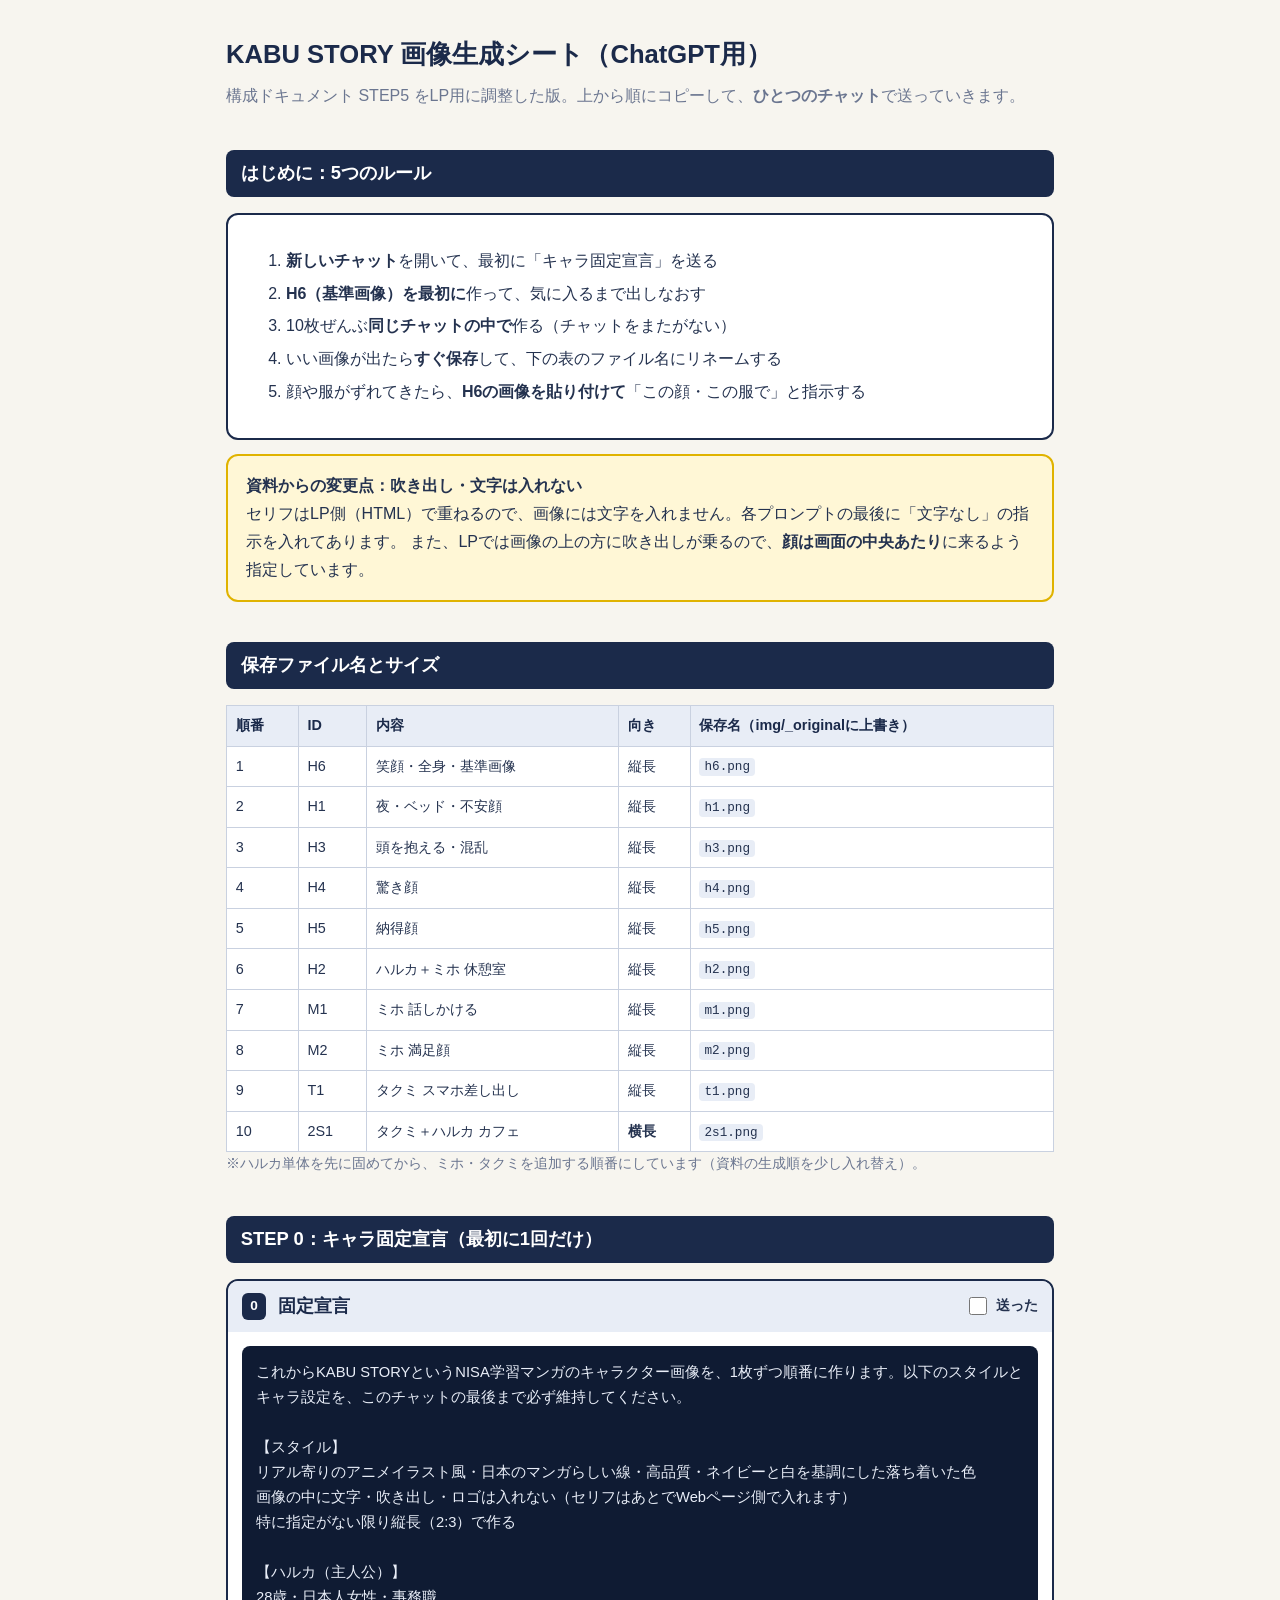
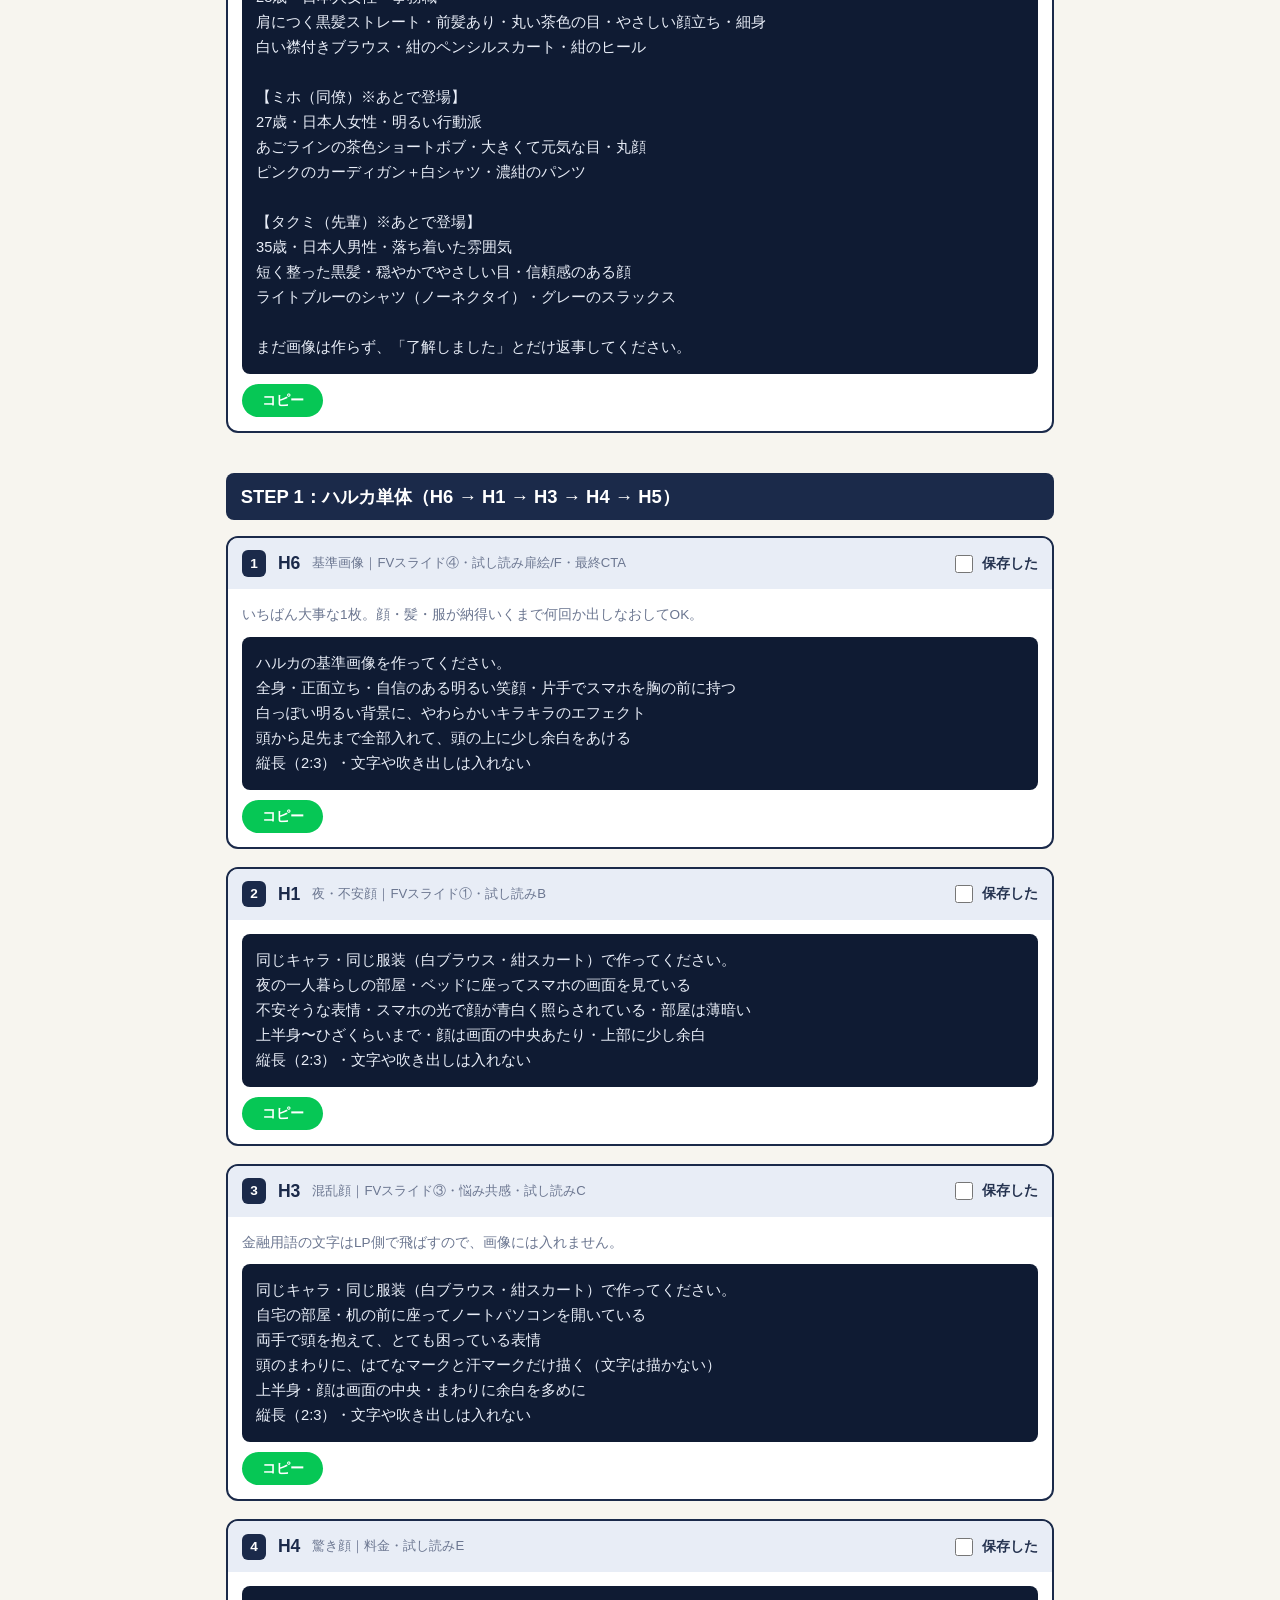
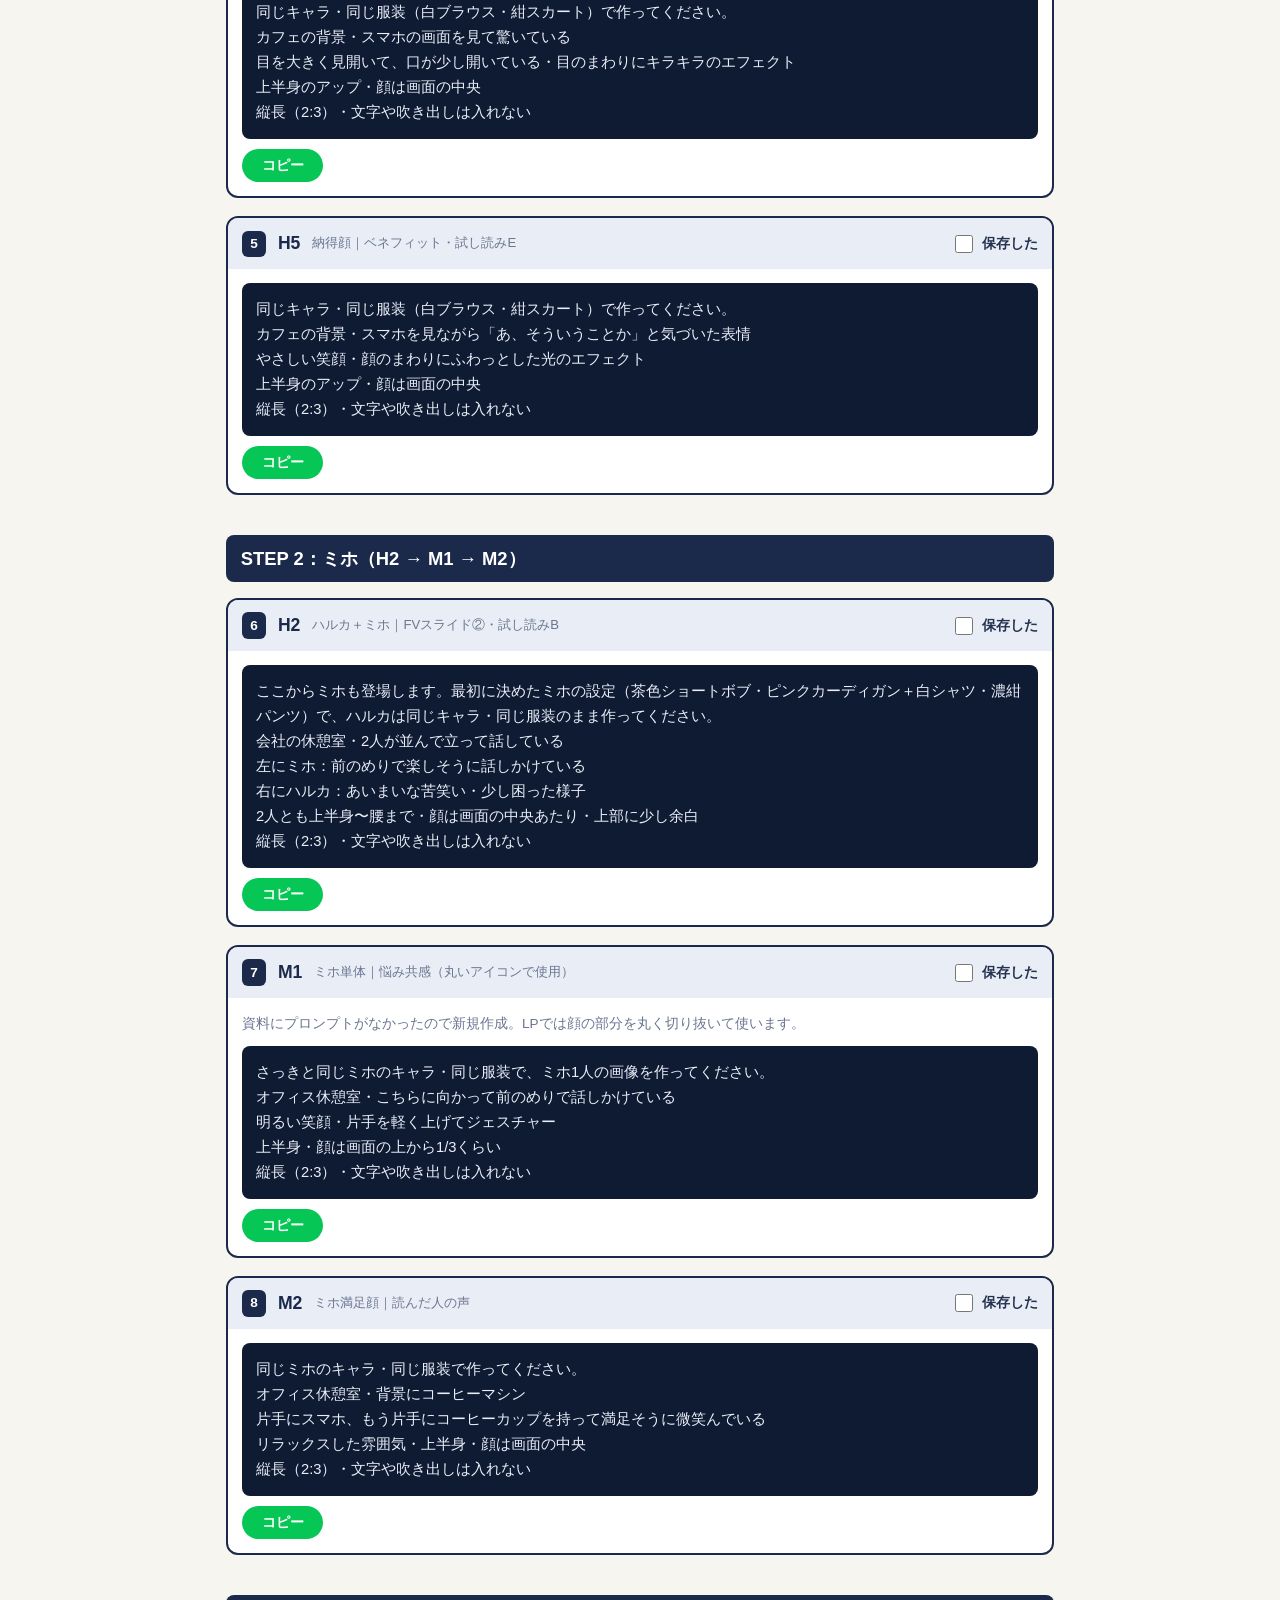
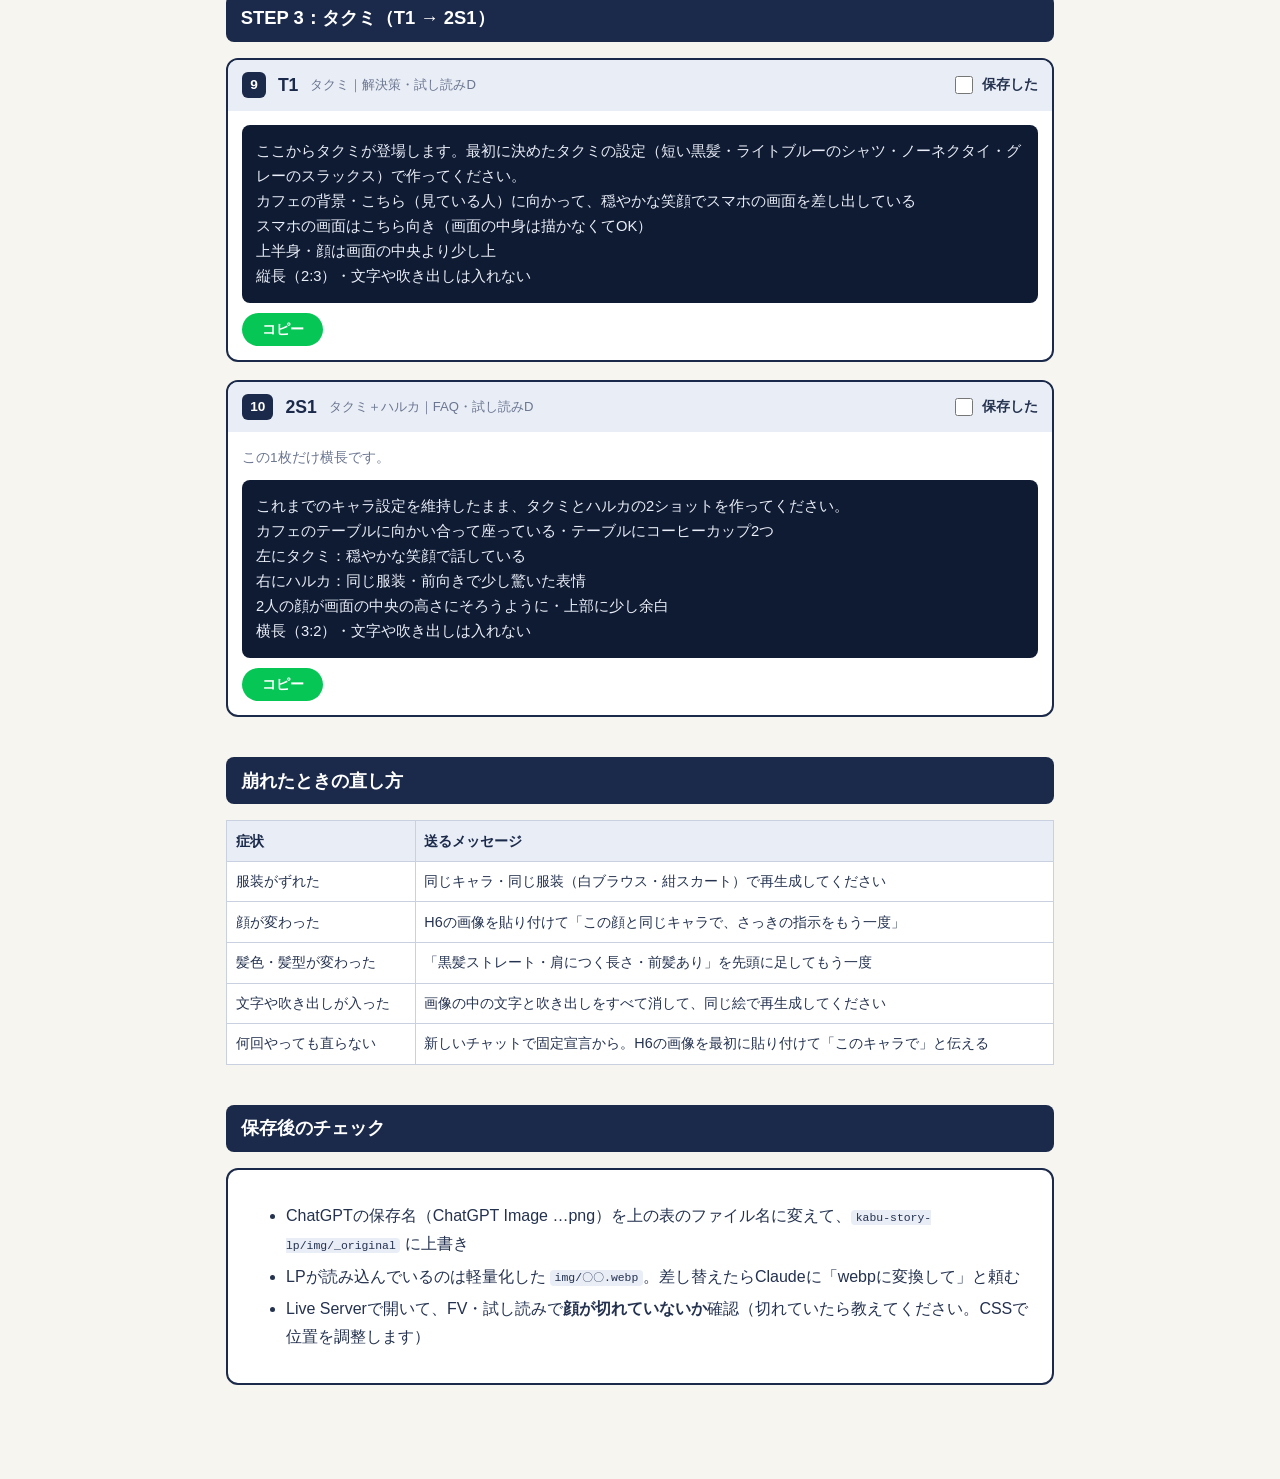
<file: KABU-STORY-prompts.html>
<!DOCTYPE html>
<html lang="ja">
<head>
<meta charset="UTF-8">
<meta name="viewport" content="width=device-width, initial-scale=1.0">
<title>KABU STORY 画像生成シート</title>
<style>
:root{--navy:#1B2A4A;--paper:#F7F5EF;--yellow:#FFD23F;--line:#06C755;--muted:#6B7690;--red:#E5484D}
*{box-sizing:border-box}
body{margin:0;font-family:"Hiragino Sans","Zen Kaku Gothic New",sans-serif;background:var(--paper);color:#24324F;line-height:1.75}
.wrap{max-width:860px;margin:0 auto;padding:32px 16px 80px}
h1{font-size:1.6rem;color:var(--navy);margin:0 0 .2em}
.sub{color:var(--muted);margin:0 0 28px}
h2{font-size:1.15rem;color:#fff;background:var(--navy);padding:.4em .8em;border-radius:8px;margin:40px 0 16px}
.box{background:#fff;border:2px solid var(--navy);border-radius:12px;padding:16px 18px;margin-bottom:14px}
.rules li{margin-bottom:.3em}
.warn{background:#FFF7D6;border-color:#E0B300}
table{width:100%;border-collapse:collapse;background:#fff;font-size:.9rem}
th,td{border:1px solid #C9D1E0;padding:.5em .6em;text-align:left;vertical-align:top}
th{background:#E8EDF6;color:var(--navy)}
.card{background:#fff;border:2px solid var(--navy);border-radius:12px;margin-bottom:18px;overflow:hidden}
.card-head{display:flex;align-items:center;gap:12px;padding:10px 14px;background:#E8EDF6;flex-wrap:wrap}
.step{font-weight:900;background:var(--navy);color:#fff;border-radius:6px;padding:.1em .6em;font-size:.85rem}
.id{font-weight:900;color:var(--navy);font-size:1.1rem}
.meta{font-size:.82rem;color:var(--muted)}
.check{margin-left:auto;display:flex;align-items:center;gap:6px;font-size:.85rem;font-weight:700;cursor:pointer}
.check input{width:18px;height:18px}
.card.done{opacity:.55}
.card-body{padding:14px}
.hint{font-size:.85rem;margin:0 0 10px;color:var(--muted)}
pre{white-space:pre-wrap;word-break:break-word;background:#0F1B33;color:#E9EEF8;padding:14px;border-radius:8px;margin:0;font-family:inherit;font-size:.92rem;line-height:1.7}
.copy{margin-top:10px;background:var(--line);color:#fff;border:none;border-radius:999px;padding:.5em 1.4em;font-weight:700;cursor:pointer;font-size:.88rem}
.copy.ok{background:var(--navy)}
code{background:#E8EDF6;padding:.1em .4em;border-radius:4px;font-size:.88em}
</style>
</head>
<body>
<div class="wrap">

<h1>KABU STORY 画像生成シート（ChatGPT用）</h1>
<p class="sub">構成ドキュメント STEP5 をLP用に調整した版。上から順にコピーして、<strong>ひとつのチャット</strong>で送っていきます。</p>

<h2>はじめに：5つのルール</h2>
<div class="box">
<ol class="rules">
  <li><strong>新しいチャット</strong>を開いて、最初に「キャラ固定宣言」を送る</li>
  <li><strong>H6（基準画像）を最初に</strong>作って、気に入るまで出しなおす</li>
  <li>10枚ぜんぶ<strong>同じチャットの中で</strong>作る（チャットをまたがない）</li>
  <li>いい画像が出たら<strong>すぐ保存</strong>して、下の表のファイル名にリネームする</li>
  <li>顔や服がずれてきたら、<strong>H6の画像を貼り付けて</strong>「この顔・この服で」と指示する</li>
</ol>
</div>
<div class="box warn">
<strong>資料からの変更点：吹き出し・文字は入れない</strong><br>
セリフはLP側（HTML）で重ねるので、画像には文字を入れません。各プロンプトの最後に「文字なし」の指示を入れてあります。
また、LPでは画像の上の方に吹き出しが乗るので、<strong>顔は画面の中央あたり</strong>に来るよう指定しています。
</div>

<h2>保存ファイル名とサイズ</h2>
<table>
<tr><th>順番</th><th>ID</th><th>内容</th><th>向き</th><th>保存名（img/_originalに上書き）</th></tr>
<tr><td>1</td><td>H6</td><td>笑顔・全身・基準画像</td><td>縦長</td><td><code>h6.png</code></td></tr>
<tr><td>2</td><td>H1</td><td>夜・ベッド・不安顔</td><td>縦長</td><td><code>h1.png</code></td></tr>
<tr><td>3</td><td>H3</td><td>頭を抱える・混乱</td><td>縦長</td><td><code>h3.png</code></td></tr>
<tr><td>4</td><td>H4</td><td>驚き顔</td><td>縦長</td><td><code>h4.png</code></td></tr>
<tr><td>5</td><td>H5</td><td>納得顔</td><td>縦長</td><td><code>h5.png</code></td></tr>
<tr><td>6</td><td>H2</td><td>ハルカ＋ミホ 休憩室</td><td>縦長</td><td><code>h2.png</code></td></tr>
<tr><td>7</td><td>M1</td><td>ミホ 話しかける</td><td>縦長</td><td><code>m1.png</code></td></tr>
<tr><td>8</td><td>M2</td><td>ミホ 満足顔</td><td>縦長</td><td><code>m2.png</code></td></tr>
<tr><td>9</td><td>T1</td><td>タクミ スマホ差し出し</td><td>縦長</td><td><code>t1.png</code></td></tr>
<tr><td>10</td><td>2S1</td><td>タクミ＋ハルカ カフェ</td><td><strong>横長</strong></td><td><code>2s1.png</code></td></tr>
</table>
<p class="hint">※ハルカ単体を先に固めてから、ミホ・タクミを追加する順番にしています（資料の生成順を少し入れ替え）。</p>

<h2>STEP 0：キャラ固定宣言（最初に1回だけ）</h2>
<div class="card"><div class="card-head"><span class="step">0</span><span class="id">固定宣言</span><label class="check"><input type="checkbox">送った</label></div>
<div class="card-body"><pre>これからKABU STORYというNISA学習マンガのキャラクター画像を、1枚ずつ順番に作ります。以下のスタイルとキャラ設定を、このチャットの最後まで必ず維持してください。

【スタイル】
リアル寄りのアニメイラスト風・日本のマンガらしい線・高品質・ネイビーと白を基調にした落ち着いた色
画像の中に文字・吹き出し・ロゴは入れない（セリフはあとでWebページ側で入れます）
特に指定がない限り縦長（2:3）で作る

【ハルカ（主人公）】
28歳・日本人女性・事務職
肩につく黒髪ストレート・前髪あり・丸い茶色の目・やさしい顔立ち・細身
白い襟付きブラウス・紺のペンシルスカート・紺のヒール

【ミホ（同僚）※あとで登場】
27歳・日本人女性・明るい行動派
あごラインの茶色ショートボブ・大きくて元気な目・丸顔
ピンクのカーディガン＋白シャツ・濃紺のパンツ

【タクミ（先輩）※あとで登場】
35歳・日本人男性・落ち着いた雰囲気
短く整った黒髪・穏やかでやさしい目・信頼感のある顔
ライトブルーのシャツ（ノーネクタイ）・グレーのスラックス

まだ画像は作らず、「了解しました」とだけ返事してください。</pre><button class="copy">コピー</button></div></div>

<h2>STEP 1：ハルカ単体（H6 → H1 → H3 → H4 → H5）</h2>

<div class="card"><div class="card-head"><span class="step">1</span><span class="id">H6</span><span class="meta">基準画像｜FVスライド④・試し読み扉絵/F・最終CTA</span><label class="check"><input type="checkbox">保存した</label></div>
<div class="card-body"><p class="hint">いちばん大事な1枚。顔・髪・服が納得いくまで何回か出しなおしてOK。</p><pre>ハルカの基準画像を作ってください。
全身・正面立ち・自信のある明るい笑顔・片手でスマホを胸の前に持つ
白っぽい明るい背景に、やわらかいキラキラのエフェクト
頭から足先まで全部入れて、頭の上に少し余白をあける
縦長（2:3）・文字や吹き出しは入れない</pre><button class="copy">コピー</button></div></div>

<div class="card"><div class="card-head"><span class="step">2</span><span class="id">H1</span><span class="meta">夜・不安顔｜FVスライド①・試し読みB</span><label class="check"><input type="checkbox">保存した</label></div>
<div class="card-body"><pre>同じキャラ・同じ服装（白ブラウス・紺スカート）で作ってください。
夜の一人暮らしの部屋・ベッドに座ってスマホの画面を見ている
不安そうな表情・スマホの光で顔が青白く照らされている・部屋は薄暗い
上半身〜ひざくらいまで・顔は画面の中央あたり・上部に少し余白
縦長（2:3）・文字や吹き出しは入れない</pre><button class="copy">コピー</button></div></div>

<div class="card"><div class="card-head"><span class="step">3</span><span class="id">H3</span><span class="meta">混乱顔｜FVスライド③・悩み共感・試し読みC</span><label class="check"><input type="checkbox">保存した</label></div>
<div class="card-body"><p class="hint">金融用語の文字はLP側で飛ばすので、画像には入れません。</p><pre>同じキャラ・同じ服装（白ブラウス・紺スカート）で作ってください。
自宅の部屋・机の前に座ってノートパソコンを開いている
両手で頭を抱えて、とても困っている表情
頭のまわりに、はてなマークと汗マークだけ描く（文字は描かない）
上半身・顔は画面の中央・まわりに余白を多めに
縦長（2:3）・文字や吹き出しは入れない</pre><button class="copy">コピー</button></div></div>

<div class="card"><div class="card-head"><span class="step">4</span><span class="id">H4</span><span class="meta">驚き顔｜料金・試し読みE</span><label class="check"><input type="checkbox">保存した</label></div>
<div class="card-body"><pre>同じキャラ・同じ服装（白ブラウス・紺スカート）で作ってください。
カフェの背景・スマホの画面を見て驚いている
目を大きく見開いて、口が少し開いている・目のまわりにキラキラのエフェクト
上半身のアップ・顔は画面の中央
縦長（2:3）・文字や吹き出しは入れない</pre><button class="copy">コピー</button></div></div>

<div class="card"><div class="card-head"><span class="step">5</span><span class="id">H5</span><span class="meta">納得顔｜ベネフィット・試し読みE</span><label class="check"><input type="checkbox">保存した</label></div>
<div class="card-body"><pre>同じキャラ・同じ服装（白ブラウス・紺スカート）で作ってください。
カフェの背景・スマホを見ながら「あ、そういうことか」と気づいた表情
やさしい笑顔・顔のまわりにふわっとした光のエフェクト
上半身のアップ・顔は画面の中央
縦長（2:3）・文字や吹き出しは入れない</pre><button class="copy">コピー</button></div></div>

<h2>STEP 2：ミホ（H2 → M1 → M2）</h2>

<div class="card"><div class="card-head"><span class="step">6</span><span class="id">H2</span><span class="meta">ハルカ＋ミホ｜FVスライド②・試し読みB</span><label class="check"><input type="checkbox">保存した</label></div>
<div class="card-body"><pre>ここからミホも登場します。最初に決めたミホの設定（茶色ショートボブ・ピンクカーディガン＋白シャツ・濃紺パンツ）で、ハルカは同じキャラ・同じ服装のまま作ってください。
会社の休憩室・2人が並んで立って話している
左にミホ：前のめりで楽しそうに話しかけている
右にハルカ：あいまいな苦笑い・少し困った様子
2人とも上半身〜腰まで・顔は画面の中央あたり・上部に少し余白
縦長（2:3）・文字や吹き出しは入れない</pre><button class="copy">コピー</button></div></div>

<div class="card"><div class="card-head"><span class="step">7</span><span class="id">M1</span><span class="meta">ミホ単体｜悩み共感（丸いアイコンで使用）</span><label class="check"><input type="checkbox">保存した</label></div>
<div class="card-body"><p class="hint">資料にプロンプトがなかったので新規作成。LPでは顔の部分を丸く切り抜いて使います。</p><pre>さっきと同じミホのキャラ・同じ服装で、ミホ1人の画像を作ってください。
オフィス休憩室・こちらに向かって前のめりで話しかけている
明るい笑顔・片手を軽く上げてジェスチャー
上半身・顔は画面の上から1/3くらい
縦長（2:3）・文字や吹き出しは入れない</pre><button class="copy">コピー</button></div></div>

<div class="card"><div class="card-head"><span class="step">8</span><span class="id">M2</span><span class="meta">ミホ満足顔｜読んだ人の声</span><label class="check"><input type="checkbox">保存した</label></div>
<div class="card-body"><pre>同じミホのキャラ・同じ服装で作ってください。
オフィス休憩室・背景にコーヒーマシン
片手にスマホ、もう片手にコーヒーカップを持って満足そうに微笑んでいる
リラックスした雰囲気・上半身・顔は画面の中央
縦長（2:3）・文字や吹き出しは入れない</pre><button class="copy">コピー</button></div></div>

<h2>STEP 3：タクミ（T1 → 2S1）</h2>

<div class="card"><div class="card-head"><span class="step">9</span><span class="id">T1</span><span class="meta">タクミ｜解決策・試し読みD</span><label class="check"><input type="checkbox">保存した</label></div>
<div class="card-body"><pre>ここからタクミが登場します。最初に決めたタクミの設定（短い黒髪・ライトブルーのシャツ・ノーネクタイ・グレーのスラックス）で作ってください。
カフェの背景・こちら（見ている人）に向かって、穏やかな笑顔でスマホの画面を差し出している
スマホの画面はこちら向き（画面の中身は描かなくてOK）
上半身・顔は画面の中央より少し上
縦長（2:3）・文字や吹き出しは入れない</pre><button class="copy">コピー</button></div></div>

<div class="card"><div class="card-head"><span class="step">10</span><span class="id">2S1</span><span class="meta">タクミ＋ハルカ｜FAQ・試し読みD</span><label class="check"><input type="checkbox">保存した</label></div>
<div class="card-body"><p class="hint">この1枚だけ横長です。</p><pre>これまでのキャラ設定を維持したまま、タクミとハルカの2ショットを作ってください。
カフェのテーブルに向かい合って座っている・テーブルにコーヒーカップ2つ
左にタクミ：穏やかな笑顔で話している
右にハルカ：同じ服装・前向きで少し驚いた表情
2人の顔が画面の中央の高さにそろうように・上部に少し余白
横長（3:2）・文字や吹き出しは入れない</pre><button class="copy">コピー</button></div></div>

<h2>崩れたときの直し方</h2>
<table>
<tr><th>症状</th><th>送るメッセージ</th></tr>
<tr><td>服装がずれた</td><td>同じキャラ・同じ服装（白ブラウス・紺スカート）で再生成してください</td></tr>
<tr><td>顔が変わった</td><td>H6の画像を貼り付けて「この顔と同じキャラで、さっきの指示をもう一度」</td></tr>
<tr><td>髪色・髪型が変わった</td><td>「黒髪ストレート・肩につく長さ・前髪あり」を先頭に足してもう一度</td></tr>
<tr><td>文字や吹き出しが入った</td><td>画像の中の文字と吹き出しをすべて消して、同じ絵で再生成してください</td></tr>
<tr><td>何回やっても直らない</td><td>新しいチャットで固定宣言から。H6の画像を最初に貼り付けて「このキャラで」と伝える</td></tr>
</table>

<h2>保存後のチェック</h2>
<div class="box">
<ul class="rules">
  <li>ChatGPTの保存名（ChatGPT Image …png）を上の表のファイル名に変えて、<code>kabu-story-lp/img/_original</code> に上書き</li>
  <li>LPが読み込んでいるのは軽量化した <code>img/〇〇.webp</code>。差し替えたらClaudeに「webpに変換して」と頼む</li>
  <li>Live Serverで開いて、FV・試し読みで<strong>顔が切れていないか</strong>確認（切れていたら教えてください。CSSで位置を調整します）</li>
</ul>
</div>

</div>
<script>
document.querySelectorAll('.copy').forEach(btn=>{
  btn.addEventListener('click',async()=>{
    const text=btn.previousElementSibling.textContent;
    try{await navigator.clipboard.writeText(text)}catch(e){
      const t=document.createElement('textarea');t.value=text;document.body.appendChild(t);t.select();document.execCommand('copy');t.remove();
    }
    btn.textContent='コピーしました';btn.classList.add('ok');
    setTimeout(()=>{btn.textContent='コピー';btn.classList.remove('ok')},1500);
  });
});
document.querySelectorAll('.check input').forEach(cb=>{
  cb.addEventListener('change',()=>cb.closest('.card').classList.toggle('done',cb.checked));
});
</script>
</body>
</html>
</file>
<file: style.css>
/* =========================================
   KABU STORY LP
   ネイビー × ホワイト × イエローのマンガ風
========================================= */
:root{
  --navy:#1B2A4A;
  --navy-deep:#0F1B33;
  --ink:#141414;
  --white:#fff;
  --paper:#F7F5EF;
  --yellow:#FFD23F;
  --pink:#F4A7B9;
  --sky:#8EC5E8;
  --line:#06C755;
  --line-dark:#05A847;
  --text:#24324F;
  --muted:#6B7690;
  --ff-head:"Dela Gothic One", sans-serif;
  --ff-body:"Zen Kaku Gothic New", sans-serif;
}
*,*::before,*::after{box-sizing:border-box}
html{scroll-behavior:smooth}
body{margin:0;font-family:var(--ff-body);color:var(--text);background:var(--white);line-height:1.8;-webkit-font-smoothing:antialiased}
img{max-width:100%;height:auto;display:block}
button{font-family:inherit;cursor:pointer}
.sp{display:inline}
@media (min-width:768px){.sp{display:none}}

/* ---------- 共通ボタン ---------- */
.btn-line{
  display:inline-flex;align-items:center;justify-content:center;gap:.5em;
  background:var(--line);color:#fff;border:3px solid var(--ink);border-radius:999px;
  padding:.9em 1.8em;font-weight:900;font-size:1rem;text-decoration:none;
  box-shadow:0 5px 0 var(--ink);transition:transform .15s, box-shadow .15s, background .15s;
}
.btn-line::before{
  content:"LINE";font-family:var(--ff-head);font-size:.68em;background:#fff;color:var(--line);
  border-radius:6px;padding:.15em .45em;letter-spacing:.02em;
}
.btn-line:hover{background:var(--line-dark);transform:translateY(2px);box-shadow:0 3px 0 var(--ink)}
.btn-line--lg{font-size:1.1rem;padding:1.05em 2.2em}

/* ---------- Header ---------- */
.header{
  position:fixed;inset:0 0 auto 0;z-index:50;height:60px;padding:0 16px;
  display:flex;align-items:center;justify-content:space-between;
  background:rgba(255,255,255,.94);backdrop-filter:blur(6px);border-bottom:3px solid var(--navy);
}
.logo{font-family:var(--ff-head);font-size:1.3rem;color:var(--navy);text-decoration:none;letter-spacing:.02em}
.logo span,.footer-logo span{color:var(--white);background:var(--navy);padding:0 .25em;margin-left:.15em;border-radius:3px}
.header-cta{
  background:var(--line);color:#fff;border:2px solid var(--ink);border-radius:999px;
  padding:.45em 1em;font-weight:700;font-size:.8rem;
}

/* ---------- ① FV ---------- */
.fv{position:relative;height:100svh;min-height:620px;max-height:900px;overflow:hidden;background:var(--navy-deep);margin-top:60px}
.fv-slider{position:absolute;inset:0}
.fv-slide{position:absolute;inset:0;margin:0;opacity:0;transition:opacity .8s ease}
.fv-slide.is-active{opacity:1}
.fv-slide img{width:100%;height:100%;object-fit:cover;object-position:center 20%}
.fv-slide.is-active img{animation:fvZoom 3s ease-out forwards}
@keyframes fvZoom{from{transform:scale(1)}to{transform:scale(1.06)}}
.fv-mono{
  position:absolute;top:22px;left:16px;margin:0;z-index:2;
  background:#fff;color:var(--ink);border:3px solid var(--ink);
  padding:.6em .9em;font-weight:700;font-size:.95rem;line-height:1.5;
  box-shadow:4px 4px 0 var(--ink);transform:rotate(-2deg);
}
.fv-mono--bright{background:var(--yellow)}
.fv-overlay{position:absolute;inset:0;background:linear-gradient(180deg,rgba(15,27,51,0) 30%,rgba(15,27,51,.75) 62%,rgba(15,27,51,.96) 100%);z-index:1}
.fv-copy{position:absolute;left:0;right:0;bottom:0;z-index:3;padding:0 20px 36px;color:#fff;text-align:center}
.fv-label{display:inline-block;margin:0 0 .6em;background:var(--yellow);color:var(--navy);font-weight:900;font-size:.85rem;padding:.2em .9em;border-radius:999px}
.fv-title{font-family:var(--ff-head);font-weight:400;font-size:clamp(2.3rem,10vw,4rem);line-height:1.25;margin:0 0 .35em;text-shadow:0 3px 0 var(--ink)}
.fv-sub{margin:0 0 1.3em;font-size:.95rem;font-weight:500}
.fv-dots{display:flex;justify-content:center;gap:8px;margin-top:20px}
.fv-dots span{width:8px;height:8px;border-radius:50%;background:rgba(255,255,255,.4);transition:.3s}
.fv-dots span.is-active{background:var(--yellow);width:24px;border-radius:4px}

/* ---------- ② Intro ---------- */
.intro{background:var(--navy);color:#fff;text-align:center;padding:56px 20px;
  background-image:radial-gradient(rgba(255,255,255,.08) 1.5px,transparent 1.5px);background-size:14px 14px}
.intro-lead{font-family:var(--ff-head);font-size:1.35rem;line-height:1.6;margin:0 0 .8em}
.intro-text{margin:0;font-size:.95rem;text-wrap:balance}

/* ---------- セクション共通 ---------- */
.section{padding:0 0 72px}
.container{max-width:720px;margin:0 auto;padding:0 20px}
.section-img{max-width:720px;margin:0 auto 32px;aspect-ratio:4/3;overflow:hidden;border-bottom:4px solid var(--ink)}
.section-img img{width:100%;height:100%;object-fit:cover;object-position:center 22%}
.section-img--wide{aspect-ratio:16/9}
.section-img--wide img{object-position:center}
.section-en{font-family:var(--ff-head);color:var(--sky);font-size:.85rem;letter-spacing:.15em;margin:0;text-align:center}
.section-title{font-family:var(--ff-head);font-weight:400;color:var(--navy);font-size:clamp(1.5rem,6vw,2.1rem);line-height:1.45;text-align:center;margin:.2em 0 1.2em}
.note{font-size:.75rem;color:var(--muted);text-align:center;margin-top:1.5em}

/* ---------- ③ 悩み共感 ---------- */
.worry{background:var(--paper);padding-top:0}
.checklist{list-style:none;padding:0;margin:0 0 32px;display:grid;gap:12px}
.checklist li{
  position:relative;background:#fff;border:2px solid var(--navy);border-radius:10px;
  padding:.9em 1em .9em 3em;font-weight:500;
}
.checklist li::before{
  content:"";position:absolute;left:1em;top:50%;width:20px;height:20px;transform:translateY(-50%);
  border:2px solid var(--navy);border-radius:4px;background:#fff;
}
.checklist li::after{
  content:"";position:absolute;left:1.35em;top:50%;width:7px;height:13px;transform:translateY(-70%) rotate(45deg);
  border:solid #E5484D;border-width:0 3px 3px 0;
}
.talk{display:flex;align-items:center;gap:14px;margin:0 0 28px}
.talk-face{width:84px;height:84px;border-radius:50%;object-fit:cover;object-position:center 15%;border:3px solid var(--ink);flex-shrink:0;background:#fff}
.talk-bubble{position:relative;margin:0;background:#fff;border:3px solid var(--ink);border-radius:18px;padding:.8em 1em;font-weight:700;line-height:1.6}
.talk-bubble::before{content:"";position:absolute;left:-14px;top:50%;transform:translateY(-50%);border:8px solid transparent;border-right:12px solid var(--ink)}
.talk-name{display:block;font-size:.72rem;color:var(--muted);font-weight:700;margin-bottom:.1em}
.worry-bridge{text-align:center;font-weight:700;font-size:1.1rem;margin:0}
.worry-bridge strong{font-family:var(--ff-head);font-weight:400;color:var(--navy);background:linear-gradient(transparent 60%,var(--yellow) 60%)}

/* 吹き出し（セクション見出し下） */
.speech{position:relative;max-width:420px;margin:0 auto 36px;background:#fff;border:3px solid var(--ink);border-radius:24px;padding:1em 1.3em;font-weight:700;text-align:center;box-shadow:4px 4px 0 var(--ink)}
.speech::after{content:"";position:absolute;left:50%;top:-16px;transform:translateX(-50%);border:9px solid transparent;border-bottom:14px solid var(--ink)}
.speech--takumi{background:#EAF4FB}
.speech--miho{background:#FDEEF2}
.speech--haruka{background:#FFF7D6;font-size:1.2rem}

/* ---------- ④ 解決策 ---------- */
.points{list-style:none;padding:0;margin:0;display:grid;gap:18px}
.points li{display:flex;gap:16px;align-items:flex-start;background:var(--paper);border-left:6px solid var(--navy);border-radius:0 12px 12px 0;padding:1.1em 1.2em}
.points-num{font-family:var(--ff-head);font-size:1.8rem;color:var(--sky);line-height:1}
.points h3{margin:0 0 .2em;font-size:1.05rem;color:var(--navy)}
.points p{margin:0;font-size:.92rem}

/* ---------- ⑤ 試し読み（Webtoon） ---------- */
.trial{background:var(--navy);padding-top:64px;
  background-image:radial-gradient(rgba(255,255,255,.07) 1.5px,transparent 1.5px);background-size:14px 14px}
.trial .section-title{color:#fff}
.manga{max-width:540px;margin:0 auto;background:#fff;padding:16px;display:grid;gap:14px;box-shadow:0 10px 40px rgba(0,0,0,.35)}
.koma{position:relative;border:4px solid var(--ink);overflow:hidden;background:#fff}
.koma img{width:100%;height:100%;object-fit:cover}
.koma-row{display:grid;grid-template-columns:1fr 1fr;gap:12px}

.koma-a{aspect-ratio:9/16;background:var(--navy);display:flex;flex-direction:column;align-items:center}
.koma-a img{position:absolute;inset:auto 0 0 0;height:78%;object-fit:cover;object-position:center top;mix-blend-mode:normal}
.koma-a-badge{position:relative;z-index:2;margin:20px 0 6px;background:var(--yellow);color:var(--navy);font-weight:900;padding:.2em 1em;border-radius:999px;font-size:.85rem}
.koma-a-title{position:relative;z-index:2;margin:0;color:#fff;font-family:var(--ff-head);font-size:1.45rem;line-height:1.4;text-align:center;text-shadow:0 3px 0 var(--ink)}
.koma-a-logo{position:absolute;z-index:2;bottom:12px;right:14px;margin:0;font-family:var(--ff-head);color:#fff;background:var(--navy);padding:.1em .5em;font-size:.9rem}

.koma-b{aspect-ratio:3/4.4}
.koma-c{aspect-ratio:4/5}
.koma-c img{filter:grayscale(.15)}
.koma-d1{aspect-ratio:4/3}
.koma-d2{aspect-ratio:16/9}
.koma-d2 img{object-position:center 25%}
/* E：画像の切り抜き位置を変数で指定（--x/--y=左上の位置、--cw=切り抜く幅。すべて画像に対する割合） */
.koma-e img{position:absolute;top:0;left:0;max-width:none;width:calc(100% / var(--cw));height:auto;object-fit:initial;
  transform:translate(calc(var(--x) * -100%),calc(var(--y) * -100%))}
.koma-e1{aspect-ratio:16/5;--x:.22;--y:.24;--cw:.56}   /* 目のドアップ：驚き */
.koma-e2{aspect-ratio:16/9;--x:.18;--y:.21;--cw:.64}   /* 顔全体：納得の笑顔 */
.koma-e3{aspect-ratio:16/9;--x:.10;--y:.20;--cw:.85}   /* 上半身＋スマホ：ひらめき */
.koma-e2::before{display:none}
.koma-e3::after{content:"";position:absolute;inset:0;z-index:1;pointer-events:none;
  background:radial-gradient(circle at 45% 40%,rgba(255,210,63,0) 35%,rgba(255,210,63,.35) 100%)}
.koma-e::before{ /* 集中線 */
  content:"";position:absolute;inset:0;z-index:1;pointer-events:none;
  background:repeating-conic-gradient(from 0deg at 50% 50%,rgba(0,0,0,.18) 0deg 1.2deg,transparent 1.2deg 7deg);
  -webkit-mask:radial-gradient(circle at 50% 50%,transparent 38%,#000 72%);mask:radial-gradient(circle at 50% 50%,transparent 38%,#000 72%);
}
.koma-f{aspect-ratio:3/4;border-bottom:none}
.koma-f::after{content:"";position:absolute;inset:auto 0 0 0;height:35%;background:linear-gradient(180deg,rgba(255,255,255,0),#fff);z-index:1}

/* モノローグ枠 */
.mono{position:absolute;z-index:2;margin:0;background:#fff;border:2px solid var(--ink);padding:.4em .6em;font-size:.78rem;font-weight:700;line-height:1.5}
.mono--tl{top:8px;left:8px}
.mono--bc{bottom:12px;left:50%;transform:translateX(-50%);white-space:nowrap;font-size:.9rem}

/* 吹き出し */
.bubble{position:absolute;z-index:2;margin:0;background:#fff;border:2.5px solid var(--ink);border-radius:50%/45%;
  padding:.7em 1em;font-size:.8rem;font-weight:700;line-height:1.45;text-align:center;white-space:nowrap}
.bubble::after{content:"";position:absolute;width:12px;height:12px;background:#fff;border:2.5px solid var(--ink);border-top:none;border-left:none}
.bubble--tl{top:10px;left:10px}
.bubble--tl::after{bottom:-7px;right:26%;transform:rotate(45deg)}
.bubble--tr{top:10px;right:10px}
.bubble--tr::after{bottom:-7px;left:26%;transform:rotate(45deg)}
.bubble--bl{bottom:10px;left:10px}
.bubble--bl::after{top:-7px;right:26%;transform:rotate(-135deg)}
.bubble--br{bottom:10px;right:10px}
.bubble--br::after{top:-7px;left:26%;transform:rotate(-135deg)}
.bubble--r{top:50%;right:12px;transform:translateY(-50%);font-size:.95rem}
.bubble--r::after{left:-7px;top:40%;transform:rotate(135deg)}
.bubble--shout{background:var(--yellow);font-size:1.1rem}
.bubble--shout::after{background:var(--yellow)}

/* 飛び散る金融用語 */
.term{position:absolute;z-index:2;font-weight:900;color:var(--navy);background:#fff;border:2px solid var(--navy);padding:.15em .5em;font-size:.82rem;border-radius:4px;animation:float 3s ease-in-out infinite}
.t1{top:8%;left:6%;transform:rotate(-10deg)}
.t2{top:14%;right:6%;transform:rotate(8deg);animation-delay:.4s}
.t3{top:40%;left:4%;font-size:1.1rem;transform:rotate(-4deg);animation-delay:.8s}
.t4{top:34%;right:4%;transform:rotate(6deg);animation-delay:1.2s}
.t5{top:58%;right:10%;transform:rotate(-7deg);animation-delay:1.6s}
@keyframes float{50%{translate:0 -6px}}

.trial-cta{max-width:540px;margin:0 auto;background:#fff;padding:8px 20px 36px;text-align:center}
.trial-cta-text{font-family:var(--ff-head);color:var(--navy);font-size:1.25rem;margin:0 0 .8em}

/* ---------- ⑥ カリキュラム ---------- */
.curriculum{padding-top:72px}
.episodes{list-style:none;padding:0;margin:0;display:grid;gap:10px}
.episodes li{display:flex;align-items:center;gap:14px;padding:.9em 1em;border:2px solid var(--navy);border-radius:10px;font-weight:700}
.episodes li span{flex-shrink:0;font-family:var(--ff-head);font-weight:400;background:var(--navy);color:#fff;font-size:.8rem;padding:.25em .7em;border-radius:6px}
.episodes li:first-child{background:#FFF7D6}
.episodes li:first-child span{background:var(--yellow);color:var(--navy)}

/* ---------- ⑦ ベネフィット ---------- */
.benefit{background:var(--paper)}
.benefits{list-style:none;padding:0;margin:0;display:grid;gap:14px}
.benefits li{background:#fff;border-radius:12px;padding:1.1em 1.2em 1.1em 3.2em;position:relative;font-size:.92rem;box-shadow:0 2px 0 rgba(27,42,74,.15)}
.benefits li::before{content:"✓";position:absolute;left:1em;top:1.05em;width:1.6em;height:1.6em;border-radius:50%;background:var(--navy);color:var(--yellow);font-weight:900;display:grid;place-items:center;font-size:.85rem}
.benefits strong{display:block;color:var(--navy);font-size:1.05rem;margin-bottom:.1em}

/* ---------- ⑧ 声 ---------- */
.voices-title{text-align:center;color:var(--navy);font-size:1.05rem;margin:0 0 14px;padding-top:20px;border-top:2px dashed #C9D1E0}
.voices{display:grid;gap:14px}
.voice-card{background:var(--paper);border-radius:14px;padding:1.1em 1.2em;border:2px solid var(--navy)}
.voice-card p{margin:0;font-size:.92rem}
.voice-meta{font-weight:900;color:var(--navy);margin-bottom:.3em!important}

/* ---------- ⑨ 料金 ---------- */
.price{background:var(--paper)}
.plans{display:grid;gap:18px}
.plan{background:#fff;border:3px solid var(--navy);border-radius:16px;padding:1.6em 1.4em;text-align:center}
.plan--free{border-color:var(--line);box-shadow:0 0 0 4px rgba(6,199,85,.15)}
.plan-name{margin:0;font-weight:900;color:var(--navy)}
.plan-price{font-family:var(--ff-head);font-size:2.6rem;color:var(--navy);margin:.1em 0 .4em;line-height:1.2}
.plan-price span{font-family:var(--ff-body);font-size:.85rem;font-weight:700;margin-left:.2em}
.plan ul{list-style:none;padding:0;margin:0 0 1.2em;text-align:left;display:grid;gap:6px;font-size:.92rem}
.plan li::before{content:"●";color:var(--sky);margin-right:.5em;font-size:.7em}

/* ---------- ⑩ FAQ ---------- */
.faq-list{display:grid;gap:12px}
.faq-item{border:2px solid var(--navy);border-radius:12px;background:#fff;overflow:hidden}
.faq-item summary{list-style:none;cursor:pointer;padding:1em 3em 1em 3em;position:relative;font-weight:700;color:var(--navy)}
.faq-item summary::-webkit-details-marker{display:none}
.faq-item summary::before{content:"Q";position:absolute;left:1em;font-family:var(--ff-head);color:var(--sky)}
.faq-item summary::after{content:"+";position:absolute;right:1em;top:50%;transform:translateY(-50%);font-size:1.4rem;transition:.2s}
.faq-item[open] summary::after{transform:translateY(-50%) rotate(45deg)}
.faq-item p{margin:0;padding:0 1.2em 1.2em 3em;font-size:.92rem;position:relative}
.faq-item p::before{content:"A";position:absolute;left:1.05em;font-family:var(--ff-head);color:#E5484D}

/* ---------- ⑪ 最終CTA ---------- */
.final-cta{background:var(--navy);color:#fff;overflow:hidden;
  background-image:radial-gradient(rgba(255,210,63,.18) 2px,transparent 2px);background-size:18px 18px}
.final-cta-inner{max-width:960px;margin:0 auto;display:flex;flex-direction:column;align-items:center}
.final-cta-inner img{width:min(78%,360px);aspect-ratio:3/4;object-fit:cover;object-position:center top;margin-top:40px;border:4px solid var(--ink);border-radius:16px}
.final-cta-copy{text-align:center;padding:28px 20px 56px}
.final-cta-lead{margin:0 0 .3em;font-weight:700}
.final-cta-title{font-family:var(--ff-head);font-weight:400;font-size:clamp(2.2rem,9vw,3.4rem);line-height:1.3;margin:0 0 .6em;color:var(--yellow);text-shadow:0 3px 0 var(--ink)}
.final-cta-note{font-size:.8rem;margin:1em 0 0;opacity:.85}

/* ---------- Footer ---------- */
.footer{background:var(--navy-deep);color:rgba(255,255,255,.75);padding:36px 20px 110px;text-align:center}
.footer-logo{font-family:var(--ff-head);color:#fff;font-size:1.2rem;margin:0 0 1em}
.footer-disclaimer{max-width:640px;margin:0 auto 1.2em;font-size:.72rem;line-height:1.7;text-align:left}
.footer-copy{font-size:.72rem;margin:0}

/* ---------- SP固定CTA ---------- */
.sticky-cta{position:fixed;left:0;right:0;bottom:0;z-index:40;padding:10px 16px calc(10px + env(safe-area-inset-bottom));
  background:rgba(255,255,255,.95);border-top:2px solid var(--navy);text-align:center;transform:translateY(110%);transition:transform .3s}
.sticky-cta.is-show{transform:none}
.sticky-cta .btn-line{width:100%;max-width:420px;padding:.75em 1em;box-shadow:0 3px 0 var(--ink)}

/* ---------- モーダル ---------- */
.modal{position:fixed;inset:0;z-index:100;display:none;align-items:center;justify-content:center;padding:16px}
.modal.is-open{display:flex}
.modal-bg{position:absolute;inset:0;background:rgba(15,27,51,.7)}
.modal-box{position:relative;width:100%;max-width:440px;max-height:90svh;overflow:auto;background:#fff;border:3px solid var(--ink);border-radius:18px;padding:28px 22px;box-shadow:6px 6px 0 var(--ink)}
.modal-close{position:absolute;top:8px;right:10px;background:none;border:none;font-size:1.6rem;color:var(--muted)}
.modal-label{display:inline-block;margin:0;background:var(--yellow);color:var(--navy);font-weight:900;font-size:.75rem;padding:.15em .8em;border-radius:999px}
.modal-title{font-family:var(--ff-head);font-weight:400;color:var(--navy);font-size:1.4rem;margin:.3em 0 .2em}
.modal-text{font-size:.85rem;margin:0 0 1.2em}
.field{display:block;margin:0 0 14px;font-weight:700;font-size:.88rem;color:var(--navy);border:none;padding:0}
.field legend{padding:0;margin-bottom:6px}
.field input[type=text],.field input[type=email],.field select,.field textarea{
  display:block;width:100%;margin-top:6px;padding:.7em .8em;border:2px solid #C9D1E0;border-radius:8px;font:inherit;font-weight:400;color:var(--text);background:#fff}
.field input:focus,.field select:focus,.field textarea:focus{outline:none;border-color:var(--navy)}
.radio{display:inline-flex;align-items:center;gap:.3em;margin-right:1em;font-weight:500;color:var(--text)}
.req,.opt{font-size:.68rem;margin-left:.5em;padding:.1em .5em;border-radius:4px;color:#fff;background:#E5484D;vertical-align:middle}
.opt{background:var(--muted)}
.form-error{display:block;color:#E5484D;font-size:.78rem;font-weight:700;min-height:1em;margin-top:4px}
.form-error--center{text-align:center}
.btn-submit{width:100%;margin-top:8px;border:3px solid var(--ink)}
.btn-submit:disabled{opacity:.6;cursor:wait}
.thanks{text-align:center;padding:12px 0}
.thanks-title{font-family:var(--ff-head);color:var(--navy);font-size:1.3rem;margin:0 0 .5em}
.thanks-text{font-size:.9rem;margin:0 0 1.4em}

/* ---------- スクロール表示 ---------- */
.js-reveal{opacity:0;transform:translateY(24px);transition:opacity .7s ease,transform .7s ease}
.js-reveal.is-in{opacity:1;transform:none}

/* =========================================
   PC
========================================= */
@media (min-width:768px){
  .header{padding:0 32px}
  .header-cta{font-size:.9rem;padding:.5em 1.4em}
  .fv{height:calc(100svh - 60px);max-height:820px;display:grid;grid-template-columns:1fr 1fr}
  .fv-slider{position:relative;inset:auto;grid-column:2;height:100%}
  .fv-slide img{object-position:center 25%}
  .fv-overlay{background:linear-gradient(90deg,var(--navy-deep) 48%,rgba(15,27,51,.6) 58%,rgba(15,27,51,0) 72%)}
  .fv-copy{position:relative;grid-column:1;grid-row:1;align-self:center;text-align:left;padding:0 40px 0 max(40px,6vw)}
  .fv-dots{justify-content:flex-start}
  .fv-mono{left:auto;right:24px;top:28px;font-size:1.05rem}
  .intro-lead{font-size:1.7rem}
  .section{padding-bottom:96px}
  .section{padding-top:80px}
  .trial{padding-top:72px}
  .section-img{max-width:600px;border:4px solid var(--ink);border-radius:20px;box-shadow:8px 8px 0 var(--navy)}
  .worry .section-img,.benefit .section-img,.price .section-img,.voice .section-img,.solution .section-img,.faq .section-img{margin-bottom:48px}
  .section-img--wide{max-width:720px}
  .plans{grid-template-columns:1fr 1fr}
  .voices{grid-template-columns:repeat(3,1fr)}
  .koma .bubble{font-size:.9rem}
  .final-cta-inner{flex-direction:row;justify-content:center;gap:48px;padding:56px 32px}
  .final-cta-inner img{margin:0;width:340px}
  .final-cta-copy{text-align:left;padding:0}
  .sticky-cta{display:none}
  .footer{padding-bottom:40px}
}


/* =========================================
   v2：吹き出しを絵の中へ・擬音・新ストーリー
========================================= */
/* 吹き出しの位置（p-）としっぽの向き（t-） */
.bubble.p-tl{top:10px;left:10px}
.bubble.p-tr{top:10px;right:10px}
.bubble.p-bl{bottom:12px;left:10px}
.bubble.p-br{bottom:12px;right:10px}
.bubble.t-bl::after{bottom:-7px;left:24%;transform:rotate(45deg)}
.bubble.t-br::after{bottom:-7px;right:24%;transform:rotate(45deg)}
.bubble.t-tl::after{top:-7px;left:24%;transform:rotate(-135deg)}
.bubble.t-tr::after{top:-7px;right:24%;transform:rotate(-135deg)}

/* 心の声（考えごと）の吹き出し：しっぽを小さな丸に */
.bubble--think{border-radius:50%;}
.bubble--think::after{width:14px;height:14px;border-radius:50%;border:2.5px solid var(--ink);bottom:-20px;right:26%;transform:none}
.bubble--think::before{content:"";position:absolute;width:8px;height:8px;border-radius:50%;background:#fff;border:2px solid var(--ink);bottom:-32px;right:20%}

/* FVの吹き出し */
.fv-bubble{top:22px;left:16px;z-index:2;font-size:.95rem;padding:.9em 1.3em;white-space:nowrap}
.fv-slide .bubble--think::after{left:auto}
/* 画像内の吹き出し（セクション画像） */
.section-img{position:relative}
.img-bubble{font-size:.92rem;padding:.9em 1.3em}
.img-bubble.p-tl{top:16px;left:16px}
.img-bubble.p-tr{top:16px;right:16px}
.img-bubble.p-br{bottom:18px;right:16px}
.img-label{position:absolute;right:10px;bottom:10px;background:rgba(15,27,51,.75);color:#fff;font-size:.7rem;padding:.3em .8em;border-radius:999px}

/* 擬音 */
.sfx{position:absolute;z-index:3;font-family:var(--ff-head);font-size:1.7rem;line-height:1;color:#fff;
  -webkit-text-stroke:5px var(--ink);paint-order:stroke fill;letter-spacing:.04em;transform:rotate(-8deg);pointer-events:none;white-space:nowrap}
.sfx--v{writing-mode:vertical-rl;transform:none;font-size:1.3rem;color:#DDE3EE}
.sfx--shock{font-size:2.4rem;color:#9FB4D8;transform:rotate(6deg)}
.sfx--pop{color:var(--yellow);transform:rotate(-10deg)}
.sfx--quiet{color:#C9D1E0;font-size:1.2rem;transform:none}
.sfx--fv{right:18px;top:50%;font-size:2rem}
.sfx--img{left:16px;bottom:22%;color:var(--yellow);font-size:2.2rem}

/* 新しいコマ */
.koma-n1{aspect-ratio:4/3.4}
.koma-n1 img{object-position:center 30%}
.koma-n2{aspect-ratio:16/9}
.koma-n3{aspect-ratio:4/4.6}
.koma-n3 img{object-position:center 20%}
.koma-n4{aspect-ratio:4/3.6}
.koma-n4 img{object-position:center 22%}
.koma-n5{aspect-ratio:3/4.6}
.koma-n5 img{object-position:center 18%}
.koma-n5 .bubble{font-size:.78rem}
.koma-cliff{background:var(--navy);color:#fff;text-align:center;padding:36px 16px 40px;
  background-image:radial-gradient(rgba(255,255,255,.08) 1.5px,transparent 1.5px);background-size:12px 12px}
.cliff-small{margin:0 0 .4em;font-weight:900;font-size:1rem}
.cliff-big{margin:0;font-family:var(--ff-head);font-size:2.2rem;color:var(--yellow);letter-spacing:.2em;text-shadow:0 3px 0 var(--ink)}

@media (min-width:768px){
  .fv-bubble{top:32px;left:28px;font-size:1.05rem}
  .img-bubble{font-size:1rem}
  .sfx{font-size:2rem}
}
</file>
